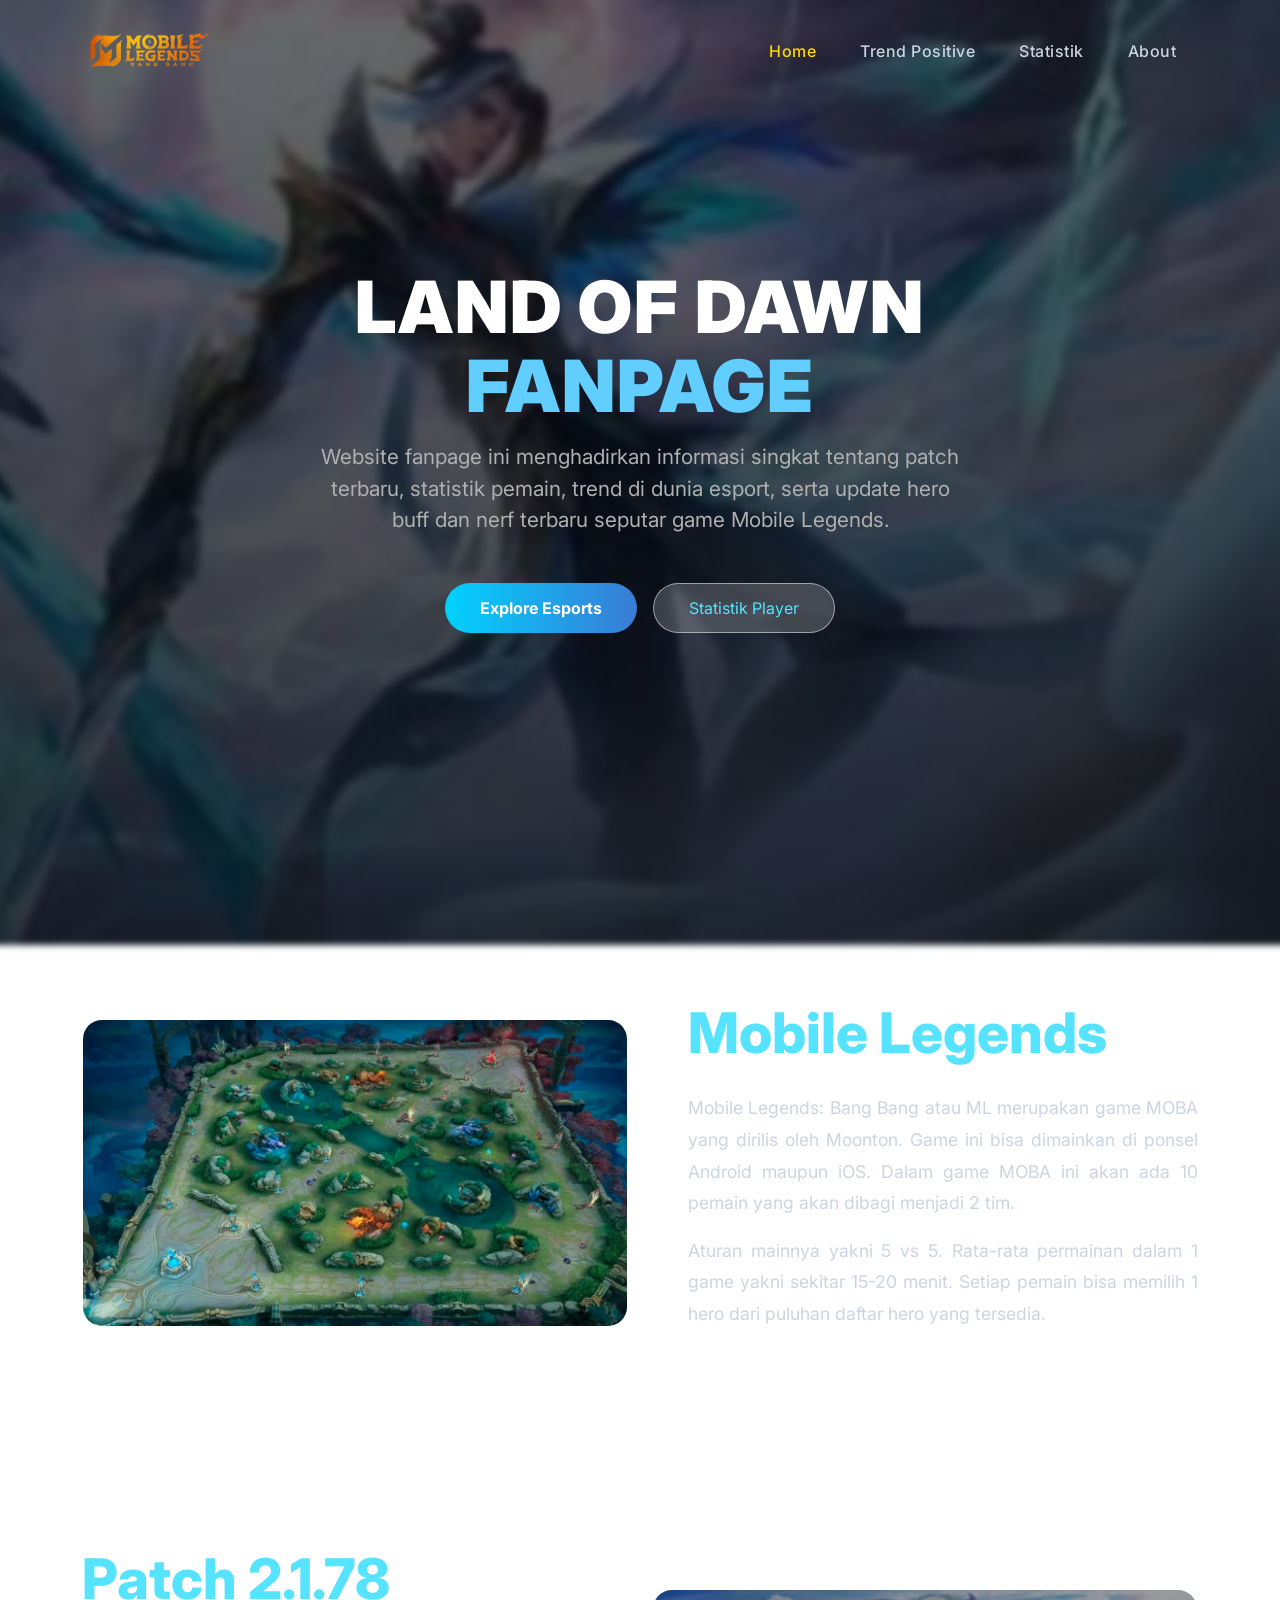
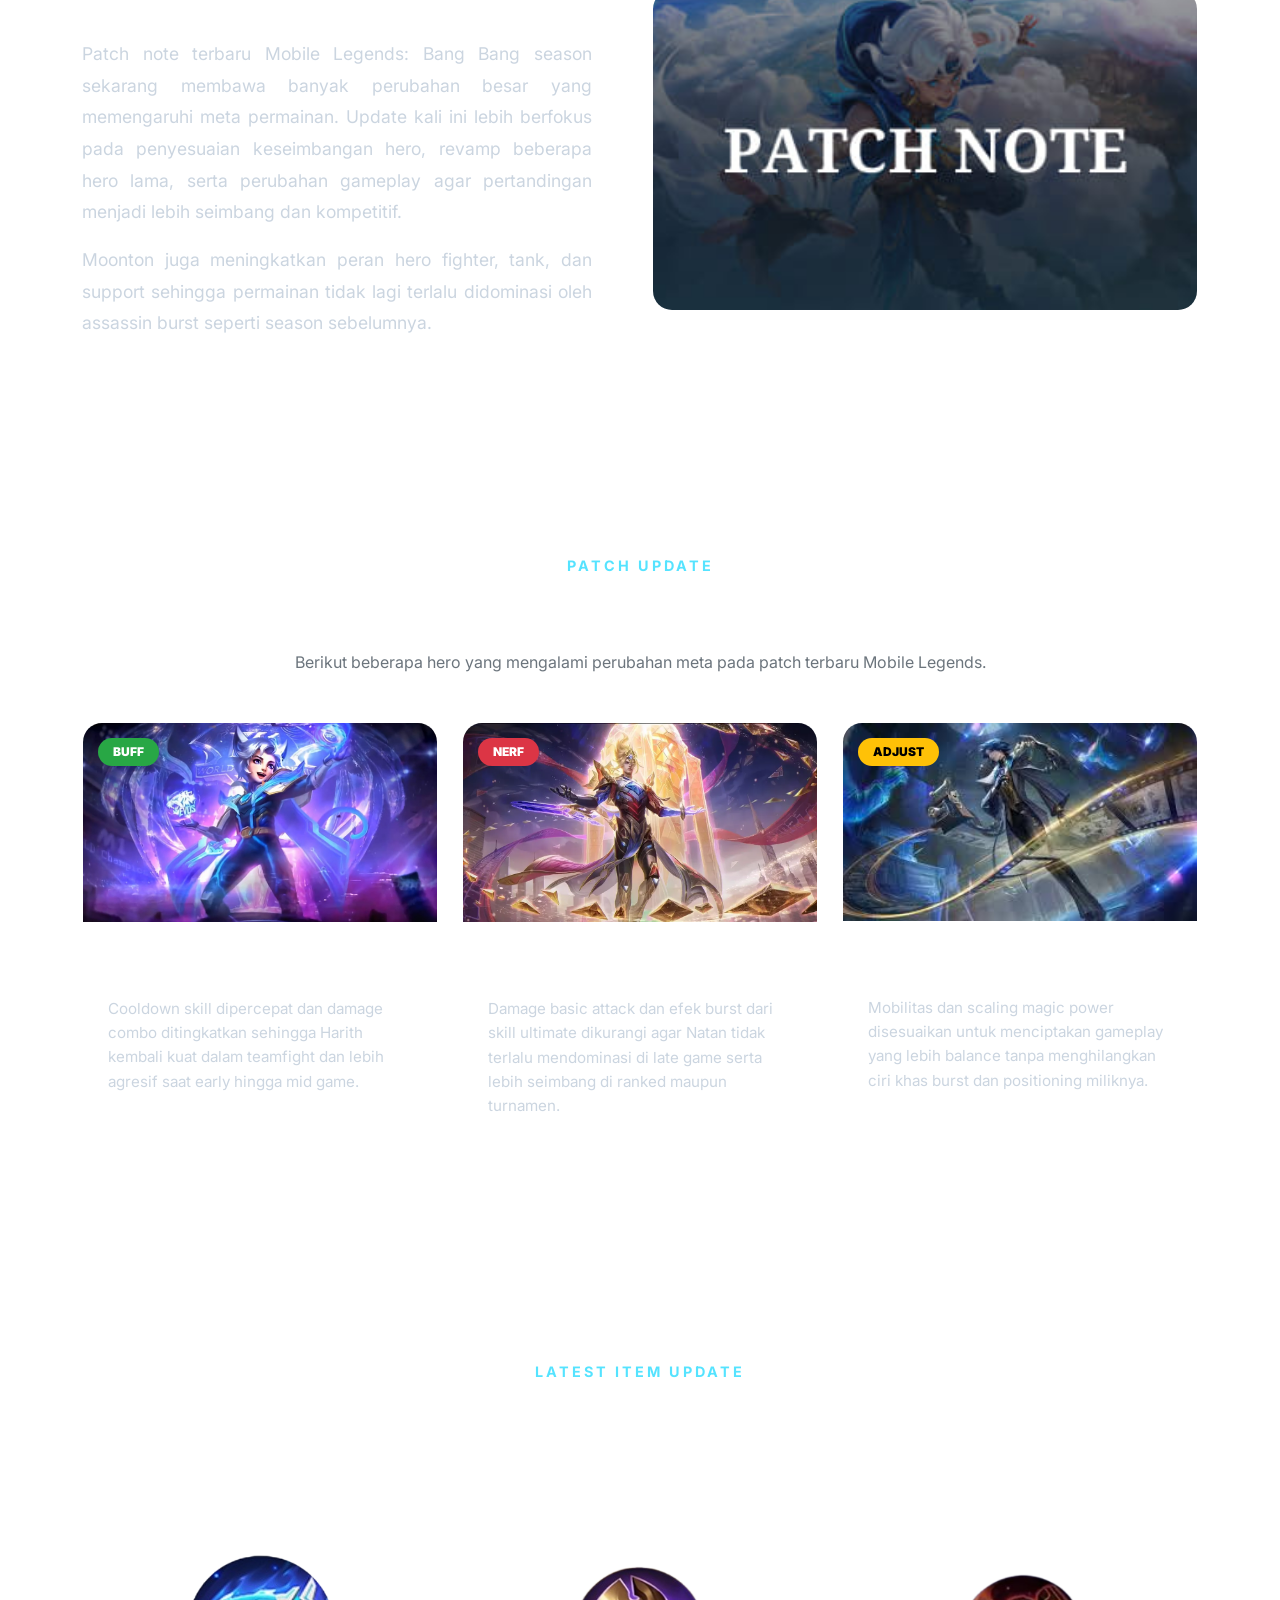
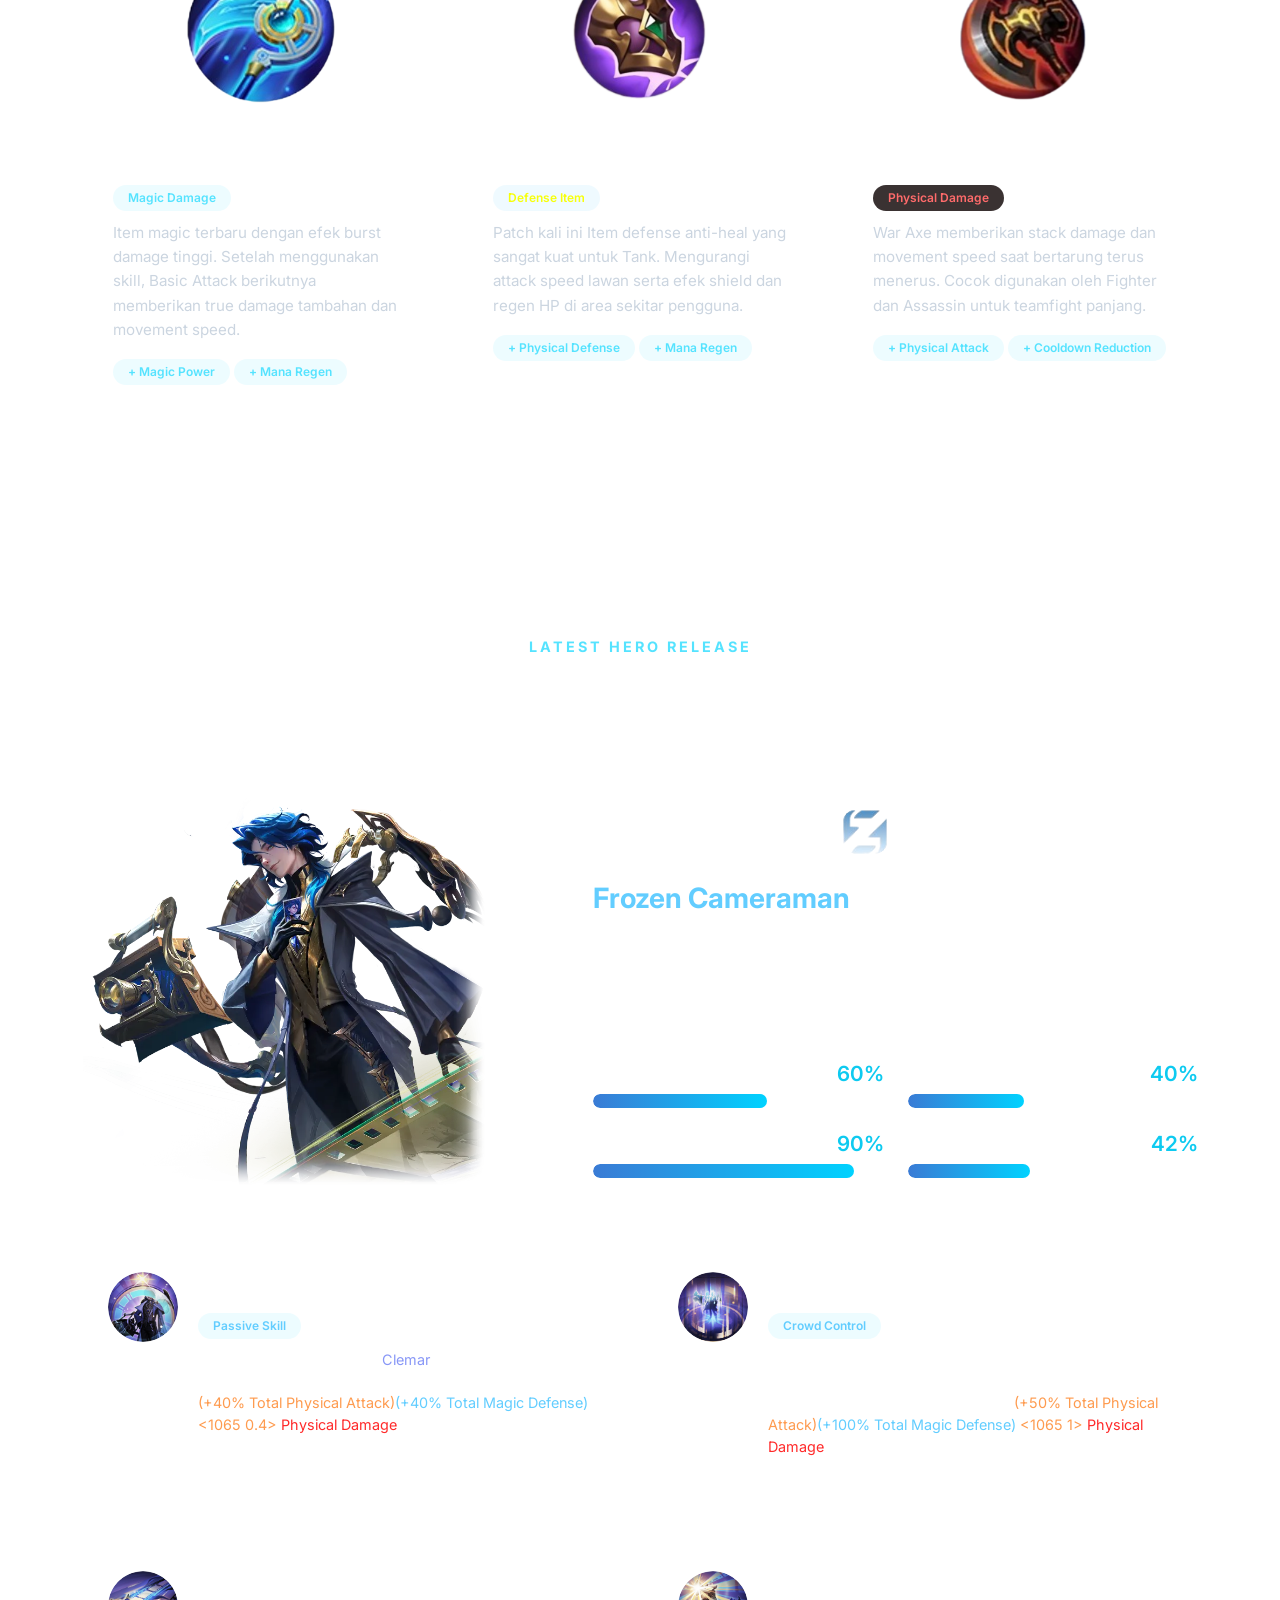
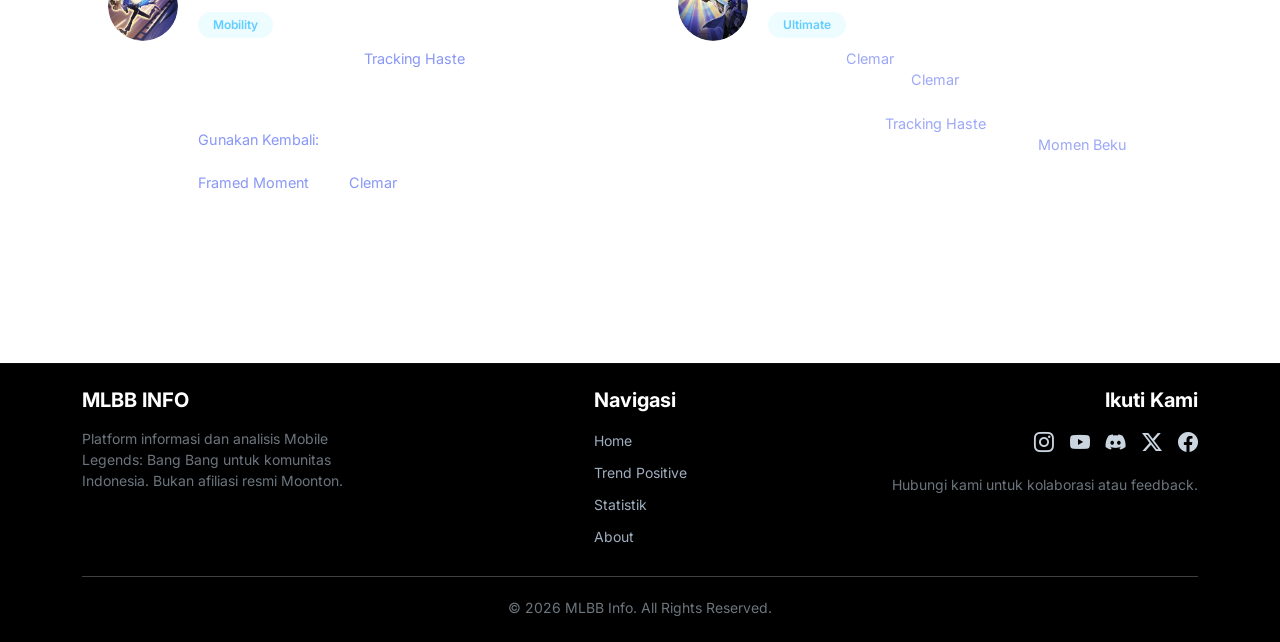
<file: index.html>
<!DOCTYPE html>
<html lang="id">
<head>
    <meta charset="UTF-8">
    <meta name="viewport" content="width=device-width, initial-scale=1.0">
    <title>Official FanPage</title>
    <link href="https://cdn.jsdelivr.net/npm/bootstrap@5.3.0/dist/css/bootstrap.min.css" rel="stylesheet">
    <link href="https://fonts.googleapis.com/css2?family=Inter:wght@400;700;900&display=swap" rel="stylesheet">
    <link rel="stylesheet" href="https://cdn.jsdelivr.net/npm/bootstrap-icons@1.11.0/font/bootstrap-icons.css">
    <link rel="stylesheet" href="assets/css/global.css">
    <link rel="stylesheet" href="assets/css/home.css">
    
</head>
<body>


    <!-- NAVIGATION TOP -->
    <nav class="navbar navbar-expand-lg navbar-dark fixed-top custom-navbar">
    <div class="container">
      <a class="navbar-brand" href="#">
        <img src="assets/image/logo.png" alt="Logo" height="40">
      </a>
      <button class="navbar-toggler" type="button" data-bs-toggle="collapse" data-bs-target="#menu">
        <span class="navbar-toggler-icon"></span>
      </button>

      <div class="collapse navbar-collapse" id="menu">
        <ul class="navbar-nav ms-auto">
          <li class="nav-item"><a class="nav-link active" href="#">Home</a></li>
          <li class="nav-item"><a class="nav-link" href="trend.html">Trend Positive</a></li>
          <li class="nav-item"><a class="nav-link" href="statistik.html">Statistik</a></li>
          <li class="nav-item"><a class="nav-link" href="about.html">About</a></li>
        </ul>
      </div>
    </div>
  </nav>
  <!-- NAVIGATION TUTUP -->


  <!--SECTION DESC -->
    <header class="hero-section">
        <div class="container">
            <div class="row justify-content-center">
                <div class="col-lg-8">

                    <h1 class="hero-title mb-3">LAND OF DAWN <br> <span style="color: #62CDFF;">FANPAGE</span></h1>
                    <p class="mb-5 px-lg-5" style= "font-size: 1.3rem; color: #b0b0b0;">
                        Website fanpage ini menghadirkan informasi singkat tentang patch terbaru, statistik pemain, trend di dunia esport, serta update hero buff dan nerf terbaru seputar game Mobile Legends.
                    </p>
                    
                    <div class="d-flex justify-content-center gap-3">
                        <button class="btn btn-explore" onclick="exploreAction()">Explore Esports</button>
                        <button class="btn btn-stat" onclick="statAction()">Statistik Player</button>
                    </div>
                </div>
            </div>
        </div>
    </header>


    <!--SECTION ABOUT -->
    <section class="home-about">
    <div class="container">
        <div class="row align-items-center">
            
            <div class="col-lg-6 mb-4 mb-lg-0">
                <div class="about-card-img">
                    <img src="assets/image/map.webp" alt="Abadikan Momen">
                </div>
            </div>

            <div class="col-lg-6 ps-lg-5">
                <h2>Mobile Legends</h2>
                <div class="content-desc">
                    <p>
                        Mobile Legends: Bang Bang atau ML merupakan game MOBA yang dirilis oleh Moonton. 
                        Game ini bisa dimainkan di ponsel Android maupun iOS. Dalam game MOBA ini 
                        akan ada 10 pemain yang akan dibagi menjadi 2 tim.
                    </p>
                    <p>
                        Aturan mainnya yakni 5 vs 5. Rata-rata permainan dalam 1 game yakni sekitar 
                        15-20 menit. Setiap pemain bisa memilih 1 hero dari puluhan daftar hero yang tersedia.
                    </p>
                </div>
            </div>
        </div>
    </div>
</section>


<!-- SECTION PATCH -->
<section class="home-patch">
    <div class="container">
        <div class="row align-items-center">
            
            <div class="col-lg-6 pe-lg-5 mb-4 mb-lg-0">
                <h2 class="patch-title">Patch 2.1.78</h2>
                <div class="patch-content">
                    <p>
                        Patch note terbaru Mobile Legends: Bang Bang season sekarang membawa banyak 
                        perubahan besar yang memengaruhi meta permainan. Update kali ini lebih berfokus 
                        pada penyesuaian keseimbangan hero, revamp beberapa hero lama, serta perubahan 
                        gameplay agar pertandingan menjadi lebih seimbang dan kompetitif.
                    </p>
                    <p>
                        Moonton juga meningkatkan peran hero fighter, tank, dan support sehingga 
                        permainan tidak lagi terlalu didominasi oleh assassin burst seperti season sebelumnya.
                    </p>
                </div>
            </div>

            <div class="col-lg-6">
                <div class="patch-card-img">
                    <img src="assets/image/patch note.jpg" alt="Patch Note Mobile Legends">
                </div>
            </div>

        </div>
    </div>
</section>


<!-- SECTION HERO UPDATE -->
<section class="hero-update text-center">
    <div class="container">
        <div class="mb-5">
            <p class="section-tag mb-2">PATCH UPDATE</p>
            <h2 class="update-title">Hero Buff & Nerf Terbaru</h2>
            <p class="text-secondary">Berikut beberapa hero yang mengalami perubahan meta pada patch terbaru Mobile Legends.</p>
        </div>

        <div class="row g-4 text-start">
            <div class="col-md-4">
                <div class="hero-card">
                    <div class="card-img-wrapper">
                        <span class="status-badge badge-buff">BUFF</span>
                        <img src="assets/image/harith.jpg" class="w-100" alt="Harith">
                    </div>
                    <div class="card-body">
                        <h3>Harith</h3>
                        <p>
                            Cooldown skill dipercepat dan damage combo ditingkatkan sehingga Harith kembali kuat dalam teamfight dan lebih agresif saat early hingga mid game.
                        </p>
                    </div>
                </div>
            </div>

            <div class="col-md-4">
                <div class="hero-card">
                    <div class="card-img-wrapper">
                        <span class="status-badge badge-nerf">NERF</span>
                        <img src="assets/image/natanbg.webp" class="w-100" alt="Natan">
                    </div>
                    <div class="card-body">
                        <h3>Natan</h3>
                        <p>Damage basic attack dan efek burst dari skill ultimate dikurangi agar Natan tidak terlalu mendominasi di late game serta lebih seimbang di ranked maupun turnamen.</p>
                    </div>
                </div>
            </div>

            <div class="col-md-4">
                <div class="hero-card">
                    <div class="card-img-wrapper">
                        <span class="status-badge badge-adjust">ADJUST</span>
                        <img src="assets/image/buffmarcell.jpg" class="w-100" alt="Marcel">
                    </div>
                    <div class="card-body">
                        <h3>Marcel</h3>
                        <p>Mobilitas dan scaling magic power disesuaikan untuk menciptakan gameplay yang lebih balance tanpa menghilangkan ciri khas burst dan positioning miliknya.</p>
                    </div>
                </div>
            </div>
        </div>
    </div>
</section>


<!-- SECTION ITEM UPDATE -->
<section class="item-update text-center">
    <div class="container">
        <div class="mb-5">
            <p class="section-tag mb-2">LATEST ITEM UPDATE</p>
            <h2 class="update-title">Revamped Battlefield Equipment</h2>
        </div>

        <div class="row g-4">
            <div class="col-lg-4 col-md-6">
                <div class="item-card">
                    <div class="item-img-wrapper">
                        <img src="assets/image/starlium.png" alt="Starlium Scythe">
                    </div>
                    <h3>Starlium Scythe</h3>
                    <span class="item-category">Magic Damage</span>
                    <p>Item magic terbaru dengan efek burst damage tinggi. Setelah menggunakan skill, Basic Attack berikutnya memberikan true damage tambahan dan movement speed.</p>
                    <div>
                        <span class="stat-pill">+ Magic Power</span>
                        <span class="stat-pill">+ Mana Regen</span>
                    </div>
                </div>
            </div>

            <div class="col-lg-4 col-md-6">
                <div class="item-card">
                    <div class="item-img-wrapper">
                        <img src="assets/image/dominance.png" alt="Dominance Ice">
                    </div>
                    <h3>Dominance Ice</h3>
                    <span class="item-category" style="color: #f7ff0b; background: rgba(98, 205, 255, 0.1);">Defense Item</span>
                    <p> Patch kali ini Item defense anti-heal yang sangat kuat untuk Tank. Mengurangi attack speed lawan serta efek shield dan regen HP di area sekitar pengguna.</p>
                    <div>
                        <span class="stat-pill">+ Physical Defense</span>
                        <span class="stat-pill">+ Mana Regen</span>
                    </div>
                </div>
            </div>

            <div class="col-lg-4 col-md-6">
                <div class="item-card">
                    <div class="item-img-wrapper">
                        <img src="assets/image/war.png" alt="War Axe">
                    </div>
                    <h3>War Axe</h3>
                    <span class="item-category" style="color: #FF6B6B; background: rgb(58, 50, 50);">Physical Damage</span>
                    <p>War Axe memberikan stack damage dan movement speed saat bertarung terus menerus. Cocok digunakan oleh Fighter dan Assassin untuk teamfight panjang.</p>
                    <div>
                        <span class="stat-pill">+ Physical Attack</span>
                        <span class="stat-pill">+ Cooldown Reduction</span>
                    </div>
                </div>
            </div>
        </div>
    </div>
</section>


<!-- SECTION NEW HERO -->
<section class="new-hero-section">
    <div class="container">
        <div class="text-center mb-5">
            <p class="section-tag mb-1">LATEST HERO RELEASE</p>
            <h2 class="display-3 fw-bold text-uppercase" style="letter-spacing: 5px;">New Hero</h2>
        </div>

        <div class="row align-items-center mb-5">
            <div class="col-lg-5 mb-4 mb-lg-0">
                <div class="hero-showcase-img">
                    <img src="assets/image/marcel.jpg" class="marcel-img img-fluid" alt="Marcel">
                </div>
            </div>

            <div class="col-lg-7 ps-lg-5 hero-info-box">
                <h2>Marcel <img src="assets/image/role.png" width="90" alt="role"></h2>
                <h3><b><span style="color: #62CDFF;">Frozen Cameraman</span></b></h3>
                <p class="mb-4" style="font-size: 1.15rem;">
                    Marcel adalah hero Support modern dengan kemampuan crowd control tinggi dan mobilitas cepat. Bersama Clemar, Marcel mampu membekukan momen pertempuran dan mengunci lawan dengan efek kamera dimensional.
                </p>

                <div class="row">
                    <div class="col-md-6">
                        <div class="d-flex justify-content-between stat-label">
                            <span>Durability</span> <span class="text-info">60%</span>
                        </div>
                        <div class="progress"><div class="progress-bar" style="width: 60%"></div></div>
                        
                        <div class="d-flex justify-content-between stat-label">
                            <span>Ability Effects</span> <span class="text-info">90%</span>
                        </div>
                        <div class="progress"><div class="progress-bar" style="width: 90%"></div></div>
                    </div>
                    <div class="col-md-6">
                        <div class="d-flex justify-content-between stat-label">
                            <span>Offense</span> <span class="text-info">40%</span>
                        </div>
                        <div class="progress"><div class="progress-bar" style="width: 40%"></div></div>
                        
                        <div class="d-flex justify-content-between stat-label">
                            <span>Difficulty</span> <span class="text-info">42%</span>
                        </div>
                        <div class="progress"><div class="progress-bar" style="width: 42%"></div></div>
                    </div>
                </div>
            </div>
        </div>

        <div class="row g-4">
            <div class="col-md-6">
                <div class="skill-card">
                    <div class="skill-icon">
                        <img src="assets/image/passive.png" alt="Passive Skill">
                    </div>
                    <div>
                        <h5 class="mb-3 fw-bold" >Passive • Platinum Snap</h5>
                        <span class="stat-pill" style="color: #62CDFF;">Passive Skill</span>
                        <p style="font-size: 0.9rem;">Jiwa Marcel yang terbelah, <span style="color:#8897f7">Clemar</span>, masuk ke kamera untuk membekukan momen. Basic Attack Marcel memberikan 50 <span style="color: #fe9b4f">(+40% Total Physical Attack)</span><span style="color: #62CDFF">(+40% Total Magic Defense)</span> <span style="color: #fe9b4f"><1065 0.4> </span><span style="color: #ff2a2a">Physical Damage</span> (tidak bisa Critical). Dia tidak bisa mendapatkan Attack Speed tambahan. HP Tambahan dikonversi menjadi 1.5% Hybrid Defense.</p>
                    </div>
                </div>
            </div>
            <div class="col-md-6">
                <div class="skill-card">
                    <div class="skill-icon">
                        <img src="assets/image/skill 1.png" alt="Skill 1">
                    </div>
                    <div>
                        <h5 class="mb-3 fw-bold" >Skill 1 • Framed Moment</h5>
                        <span class="stat-pill" style="color: #62CDFF;">Crowd Control</span>
                        <p style="font-size: 0.9rem;">Clemar berfokus pada area di sekitar Marcel, menyebabkan 20% slow ke hero lawan. Setelah 2.5 detik, Clemar memotret gambar, memberikan 370 <span style="color: #fe9b4f">(+50% Total Physical Attack)</span><span style="color: #62CDFF">(+100% Total Magic Defense)</span> <span style="color: #fe9b4f"><1065 1> </span><span style="color: #ff2a2a">Physical Damage</span> ke lawan dan menyebabkan immobilize selama 1 detik.</p>
                    </div>
                </div>
            </div>
            <div class="col-md-6">
                <div class="skill-card">
                    <div class="skill-icon">
                        <img src="assets/image/skill 2.png" alt="Skill 2">
                    </div>
                    <div>
                        <h5 class="mb-3 fw-bold" >Skill 2 • Tracking Shoot</h5>
                        <span class="stat-pill" style="color: #62CDFF;">Mobility</span>
                        <p style="font-size: 0.9rem;">Marcel memasuki mode <span style="color:#8897f7">Tracking Haste</span> selama 3 detik, mendapatkan 15% Movement Speed (meningkat menjadi 75% saat bergerak ke arah hero lawan).</p>
                        <p style="font-size: 0.9rem;"><span style="color:#8897f7">Gunakan Kembali:</span> Marcel melompat ke arah target, meninggalkan sebuah bayangan bingkai di belakang. Jika <span style="color:#8897f7">Framed Moment</span> aktif, <span style="color:#8897f7">Clemar</span> tetap berada di lokasi awal untuk melanjutkan pemotretan.</p>
                    </div>
                </div>
            </div>
            <div class="col-md-6">
                <div class="skill-card">
                    <div class="skill-icon">
                        <img src="assets/image/ulti.png" alt="Ultimate Skill">
                    </div>
                    <div>
                        <h5 class="mb-3 fw-bold" >Ultimate •Golden Hour</h5>
                        <span class="stat-pill" style="color: #62CDFF;">Ultimate</span>
                        <p style="font-size: 0.9rem;">Marcel dan <span style="color:#9ca8f7">Clemar</span> melakukan pemotretan bersama. Setelah jeda singkat, <span style="color:#9ca8f7">Clemar</span> mengambil foto sudut lebar dari area target selama 3 detik. Selama durasi ini, Marcel memasuki mode <span style="color:#9ca8f7">Tracking Haste</span> saat berada di dalam area. Semua unit lain di area tersebut terkena <span style="color:#9ca8f7">Momen Beku</span> dan kebal terhadap semua efek kecuali dari Marcel. Semua Basic Attack jarak jauh dan proyektil juga dibekukan dan akan berlanjut setelah jeda.</p>
                    </div>
                </div>
            </div>
        </div>
    </div>
</section>


<!-- SECTION FOOTER -->
<footer class="main-footer bg-black text-white py-4 border-top border-secondary border-opacity-10">
    <div class="container">
        <div class="row">
            
            <div class="col-lg-4 col-md-6 mb-4 mb-lg-0">
                <h5 class="fw-bold mb-3">MLBB INFO</h5>
                <p class="text-secondary small lh-base" style="max-width: 300px;">
                    Platform informasi dan analisis Mobile Legends: Bang Bang untuk komunitas Indonesia. Bukan afiliasi resmi Moonton.
                </p>
            </div>

            <div class="col-lg-4 col-md-6 mb-4 mb-lg-0 text-lg-center">
                <div class="d-inline-block text-start">
                    <h5 class="fw-bold mb-3">Navigasi</h5>
                    <ul class="list-unstyled p-0 m-0">
                        <li class="mb-2"><a href="#" class="footer-link text-decoration-none small">Home</a></li>
                        <li class="mb-2"><a href="trend.html" class="footer-link text-decoration-none small">Trend Positive</a></li>
                        <li class="mb-2"><a href="statistik.html" class="footer-link text-decoration-none small">Statistik</a></li>
                        <li class="mb-2"><a href="about.html" class="footer-link text-decoration-none small">About</a></li>
                    </ul>
                </div>
            </div>

            <div class="col-lg-4 col-md-12 text-lg-end">
                <div class="d-inline-block text-start text-lg-end">
                    <h5 class="fw-bold mb-3">Ikuti Kami</h5>
                    <div class="d-flex gap-3 justify-content-lg-end">
                        <a href="#" class="social-item"><i class="bi bi-instagram fs-5"></i></a>
                        <a href="#" class="social-item"><i class="bi bi-youtube fs-5"></i></a>
                        <a href="#" class="social-item"><i class="bi bi-discord fs-5"></i></a>
                        <a href="#" class="social-item"><i class="bi bi-twitter-x fs-5"></i></a>
                        <a href="#" class="social-item"><i class="bi bi-facebook fs-5"></i></a>
                    </div>
                    <p class="mt-3 small text-secondary">Hubungi kami untuk kolaborasi atau feedback.</p>
                </div>
            </div>

        </div>

        <hr style="border-color: rgb(255, 255, 255); margin: 20px 0 20px;">

        <div class="text-center">
            <p class="small text-secondary mb-0">© 2026 MLBB Info. All Rights Reserved.</p>
        </div>
    </div>
</footer>

    <script src="https://cdn.jsdelivr.net/npm/bootstrap@5.3.0/dist/js/bootstrap.bundle.min.js"></script>
    
    <script src="assets/js/main.js"></script>
</body>
</html>
</file>
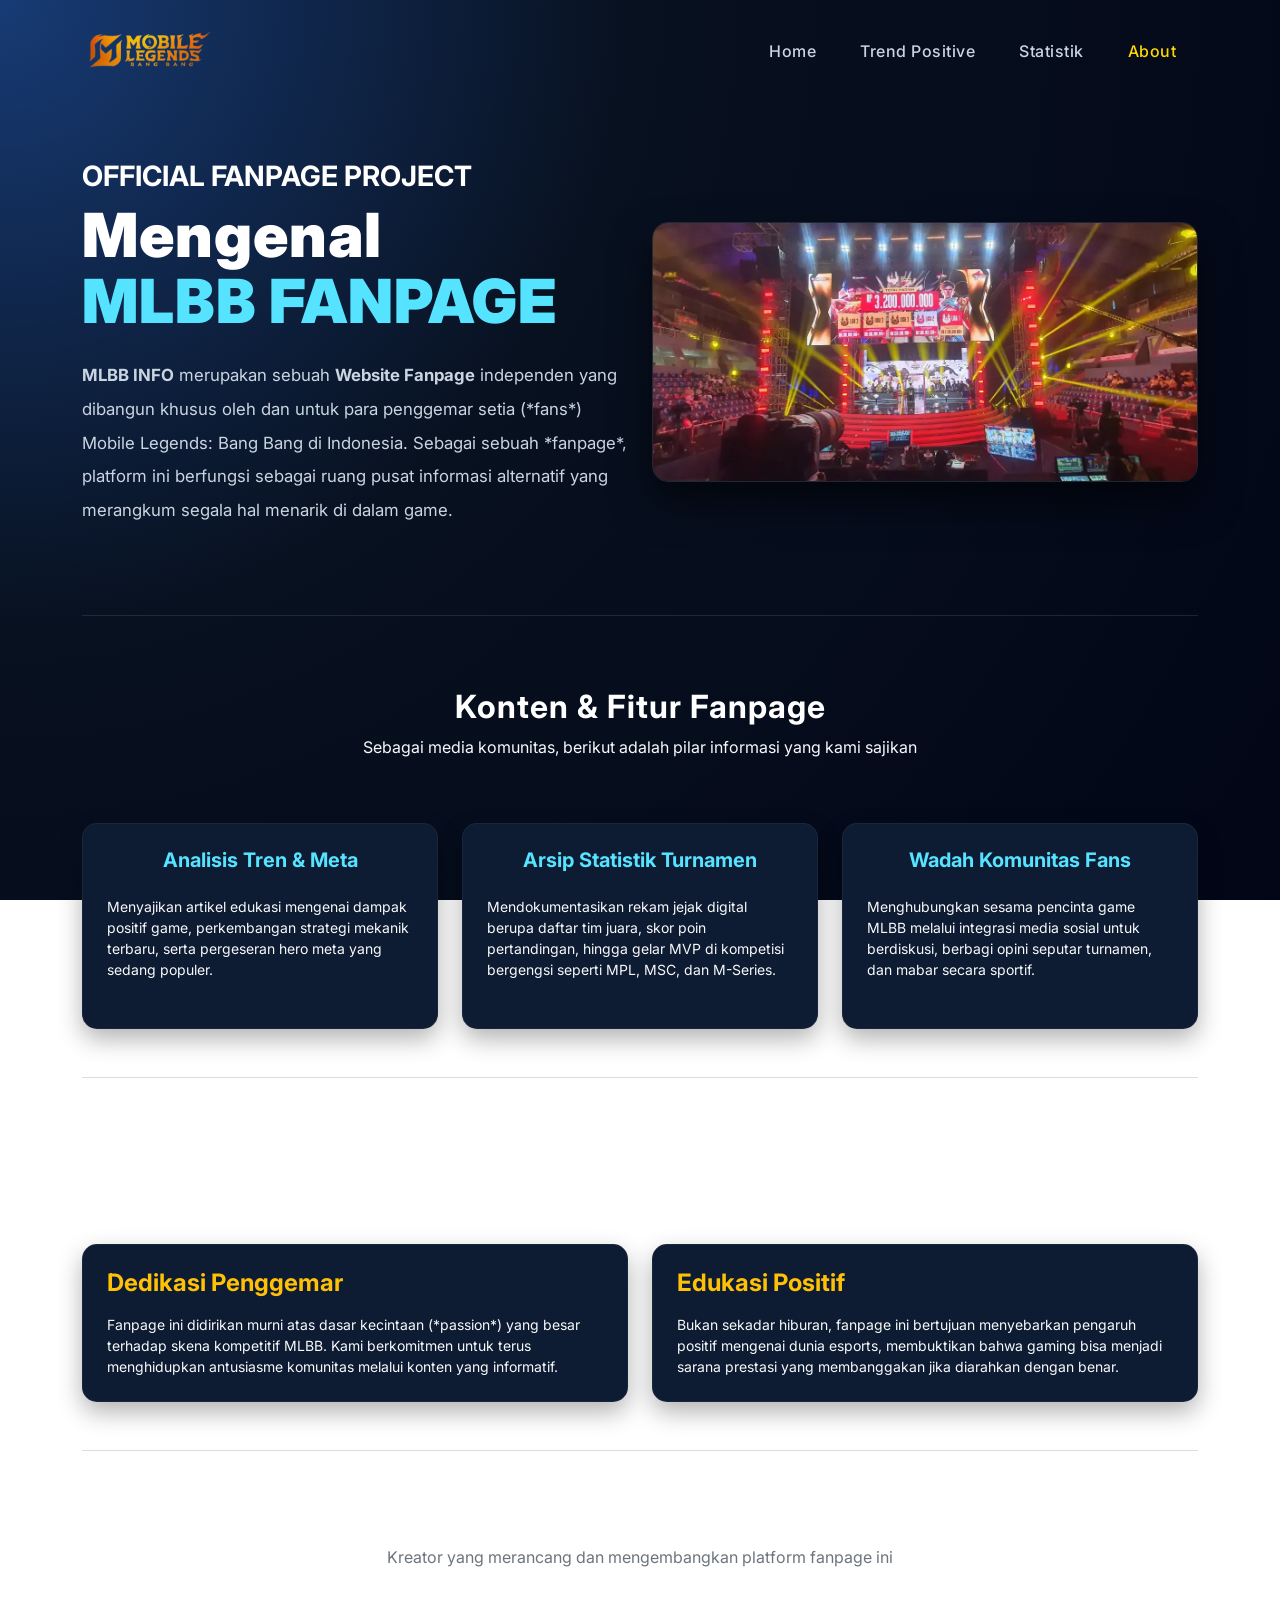
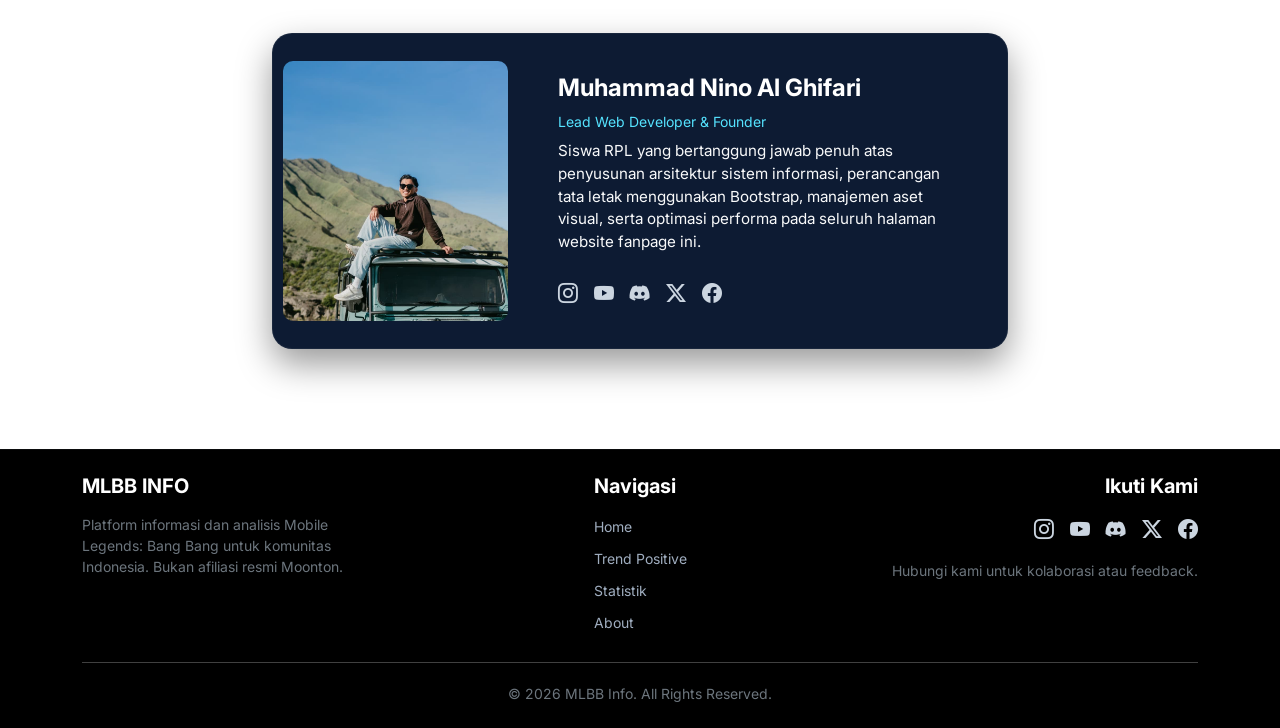
<file: about.html>
<!DOCTYPE html>
<html lang="id">
<head>
    <meta charset="UTF-8">
    <meta name="viewport" content="width=device-width, initial-scale=1.0">
    <title>Mobile Legends Bang Bang - About Us</title>
    <link href="https://cdn.jsdelivr.net/npm/bootstrap@5.3.0/dist/css/bootstrap.min.css" rel="stylesheet">
    <link href="https://fonts.googleapis.com/css2?family=Inter:wght@400;500;700;900&display=swap" rel="stylesheet">
    <link rel="stylesheet" href="https://cdn.jsdelivr.net/npm/bootstrap-icons@1.11.0/font/bootstrap-icons.css">
    <link rel="stylesheet" href="assets/css/global.css">
    <link rel="stylesheet" href="assets/css/about.css">
</head>
<body>

    <nav class="navbar navbar-expand-lg navbar-dark fixed-top custom-navbar">
        <div class="container">
            <a class="navbar-brand" href="#">
                <img src="assets/image/logo.png" alt="Logo" height="40">
            </a>
            <button class="navbar-toggler" type="button" data-bs-toggle="collapse" data-bs-target="#menu">
                <span class="navbar-toggler-icon"></span>
            </button>
            <div class="collapse navbar-collapse" id="menu">
                <ul class="navbar-nav ms-auto">
                    <li class="nav-item"><a class="nav-link" href="index.html">Home</a></li>
                    <li class="nav-item"><a class="nav-link" href="trend.html">Trend Positive</a></li>
                    <li class="nav-item"><a class="nav-link" href="statistik.html">Statistik</a></li>
                    <li class="nav-item"><a class="nav-link active" href="#">About</a></li>
                </ul>
            </div>
        </div>
    </nav>
    <section class="about-section">
    <div class="container">
        
        <div class="row align-items-center mb-5 pb-lg-4">
            <div class="col-lg-6 mb-4 mb-lg-0">
                <h3><b>OFFICIAL FANPAGE PROJECT</b></h3>
                <h1 class="about-title mb-4">Mengenal <br><span style="color: #55E3FF;">MLBB FANPAGE</span></h1>
                <p class="text-light small-desc lh-lg">
                    <strong>MLBB INFO</strong> merupakan sebuah <strong>Website Fanpage</strong> independen yang dibangun khusus oleh dan untuk para penggemar setia (*fans*) Mobile Legends: Bang Bang di Indonesia. Sebagai sebuah *fanpage*, platform ini berfungsi sebagai ruang pusat informasi alternatif yang merangkum segala hal menarik di dalam game.
                </p>
            </div>
            <div class="col-lg-6 text-center">
                <div class="about-gfx-box">
                    <img src="assets/image/msc.webp" alt="MLBB Fanpage Community" class="img-fluid rounded-4 shadow-lg border border-secondary border-opacity-25">
                </div>
            </div>
        </div>

        <hr class="border-secondary border-opacity-20 my-5">

        <div class="row g-4 my-5">
            <div class="col-12 text-center mb-4">
                <h2 class="section-subtitle fw-bold">Konten & Fitur Fanpage</h2>
                <p class="text-light">Sebagai media komunitas, berikut adalah pilar informasi yang kami sajikan</p>
            </div>
            
            <div class="col-md-4">
                <div class="feature-fanpage-box p-4 h-100">
                    <h5 class="fw-bold mb-4 text-center" style="color: #55E3FF;">Analisis Tren & Meta</h5>
                    <p class="text-light small mb-4 lh-base">
                        Menyajikan artikel edukasi mengenai dampak positif game, perkembangan strategi mekanik terbaru, serta pergeseran hero meta yang sedang populer.
                    </p>
                </div>
            </div>

            <div class="col-md-4">
                <div class="feature-fanpage-box p-4 h-100">
                    <h5 class="fw-bold mb-4 text-center" style="color: #55E3FF;">Arsip Statistik Turnamen</h5>
                    <p class="text-light small mb-4 lh-base">
                        Mendokumentasikan rekam jejak digital berupa daftar tim juara, skor poin pertandingan, hingga gelar MVP di kompetisi bergengsi seperti MPL, MSC, dan M-Series.
                    </p>
                </div>
            </div>

            <div class="col-md-4">
                <div class="feature-fanpage-box p-4 h-100">
                    <h5 class="fw-bold mb-4 text-center" style="color: #55E3FF;">Wadah Komunitas Fans</h5>
                    <p class="text-light small mb-4 lh-base">
                        Menghubungkan sesama pencinta game MLBB melalui integrasi media sosial untuk berdiskusi, berbagi opini seputar turnamen, dan mabar secara sportif.
                    </p>
                </div>
            </div>
        </div>

        <hr class="border-secondary border-opacity-20 my-5">

        <div class="row g-4 my-5">
            <div class="col-12 text-center mb-4">
                <h2 class="section-subtitle fw-bold">Tujuan Utama Fanpage</h2>
            </div>
            <div class="col-md-6">
                <div class="vision-mission-box p-4 h-100">
                    <h4 class=" text-warning fw-bold mb-3" > Dedikasi Penggemar</h4>
                    <p class="text-light small mb-0 lh-base">
                        Fanpage ini didirikan murni atas dasar kecintaan (*passion*) yang besar terhadap skena kompetitif MLBB. Kami berkomitmen untuk terus menghidupkan antusiasme komunitas melalui konten yang informatif.
                    </p>
                </div>
            </div>
            <div class="col-md-6">
                <div class="vision-mission-box p-4 h-100">
                    <h4 class="text-warning fw-bold mb-3">Edukasi Positif</h4>
                    <p class="text-light small mb-0 lh-base">
                        Bukan sekadar hiburan, fanpage ini bertujuan menyebarkan pengaruh positif mengenai dunia esports, membuktikan bahwa gaming bisa menjadi sarana prestasi yang membanggakan jika diarahkan dengan benar.
                    </p>
                </div>
            </div>
        </div>

        <hr class="border-secondary border-opacity-20 my-5">

        <div class="row justify-content-center mt-5">
            <div class="col-12 text-center mb-5">
                <h2 class="section-subtitle fw-bold">Behind The Fanpage</h2>
                <p class="text-secondary">Kreator yang merancang dan mengembangkan platform fanpage ini</p>
            </div>

            <div class="col-lg-10 col-xl-8">
                <div class="profile-card-horizontal">
                    <div class="row align-items-center g-0">
                        
                        <div class="col-md-4 text-center">
                            <div class="avatar-box-horizontal">
                                <img src="assets/image/pp2.jpg" alt="Developer Avatar" class="profile-img-horizontal">
                            </div>
                        </div>
                        
                        <div class="col-md-8">
                            <div class="profile-content-horizontal">
                                <h4 class="fw-bold text-white mb-2">Muhammad Nino Al Ghifari</h4>
                                <p class="small mb-2" style="color: #55E3FF;">Lead Web Developer & Founder</p>
                                <p class="text-light small-desc-profile lh-base mb-4">
                                    Siswa RPL yang bertanggung jawab penuh atas penyusunan arsitektur sistem informasi, perancangan tata letak menggunakan Bootstrap, manajemen aset visual, serta optimasi performa pada seluruh halaman website fanpage ini.
                                </p>
                                <div class="d-flex gap-3 profile-socials justify-content-start">
                                    <a href="#" class="social-item"><i class="bi bi-instagram fs-5"></i></a>
                                    <a href="#" class="social-item"><i class="bi bi-youtube fs-5"></i></a>
                                    <a href="#" class="social-item"><i class="bi bi-discord fs-5"></i></a>
                                    <a href="#" class="social-item"><i class="bi bi-twitter-x fs-5"></i></a>
                                    <a href="#" class="social-item"><i class="bi bi-facebook fs-5"></i></a>
                                </div>
                            </div>
                        </div>

                    </div>
                </div>
            </div>
        </div>
        </div>

    </div>
</section>

    <!-- SECTION FOOTER -->
<footer class="main-footer bg-black text-white py-4 border-top border-secondary border-opacity-10">
    <div class="container">
        <div class="row">
            
            <div class="col-lg-4 col-md-6 mb-4 mb-lg-0">
                <h5 class="fw-bold mb-3">MLBB INFO</h5>
                <p class="text-secondary small lh-base" style="max-width: 300px;">
                    Platform informasi dan analisis Mobile Legends: Bang Bang untuk komunitas Indonesia. Bukan afiliasi resmi Moonton.
                </p>
            </div>

            <div class="col-lg-4 col-md-6 mb-4 mb-lg-0 text-lg-center">
                <div class="d-inline-block text-start">
                    <h5 class="fw-bold mb-3">Navigasi</h5>
                    <ul class="list-unstyled p-0 m-0">
                        <li class="mb-2"><a href="index.html" class="footer-link text-decoration-none small">Home</a></li>
                        <li class="mb-2"><a href="trend.html" class="footer-link text-decoration-none small">Trend Positive</a></li>
                        <li class="mb-2"><a href="statistik.html" class="footer-link text-decoration-none small">Statistik</a></li>
                        <li class="mb-2"><a href="#" class="footer-link text-decoration-none small">About</a></li>
                    </ul>
                </div>
            </div>

            <div class="col-lg-4 col-md-12 text-lg-end">
                <div class="d-inline-block text-start text-lg-end">
                    <h5 class="fw-bold mb-3">Ikuti Kami</h5>
                    <div class="d-flex gap-3 justify-content-lg-end">
                        <a href="#" class="social-item"><i class="bi bi-instagram fs-5"></i></a>
                        <a href="#" class="social-item"><i class="bi bi-youtube fs-5"></i></a>
                        <a href="#" class="social-item"><i class="bi bi-discord fs-5"></i></a>
                        <a href="#" class="social-item"><i class="bi bi-twitter-x fs-5"></i></a>
                        <a href="#" class="social-item"><i class="bi bi-facebook fs-5"></i></a>
                    </div>
                    <p class="mt-3 small text-secondary">Hubungi kami untuk kolaborasi atau feedback.</p>
                </div>
            </div>

        </div>

        <hr style="border-color: rgb(255, 255, 255); margin: 20px 0 20px;">

        <div class="text-center">
            <p class="small text-secondary mb-0">© 2026 MLBB Info. All Rights Reserved.</p>
        </div>
    </div>
</footer>

    <script src="https://cdn.jsdelivr.net/npm/bootstrap@5.3.0/dist/js/bootstrap.bundle.min.js"></script>
    <script src="assets/js/main.js"></script>

</body>
</html>
</file>
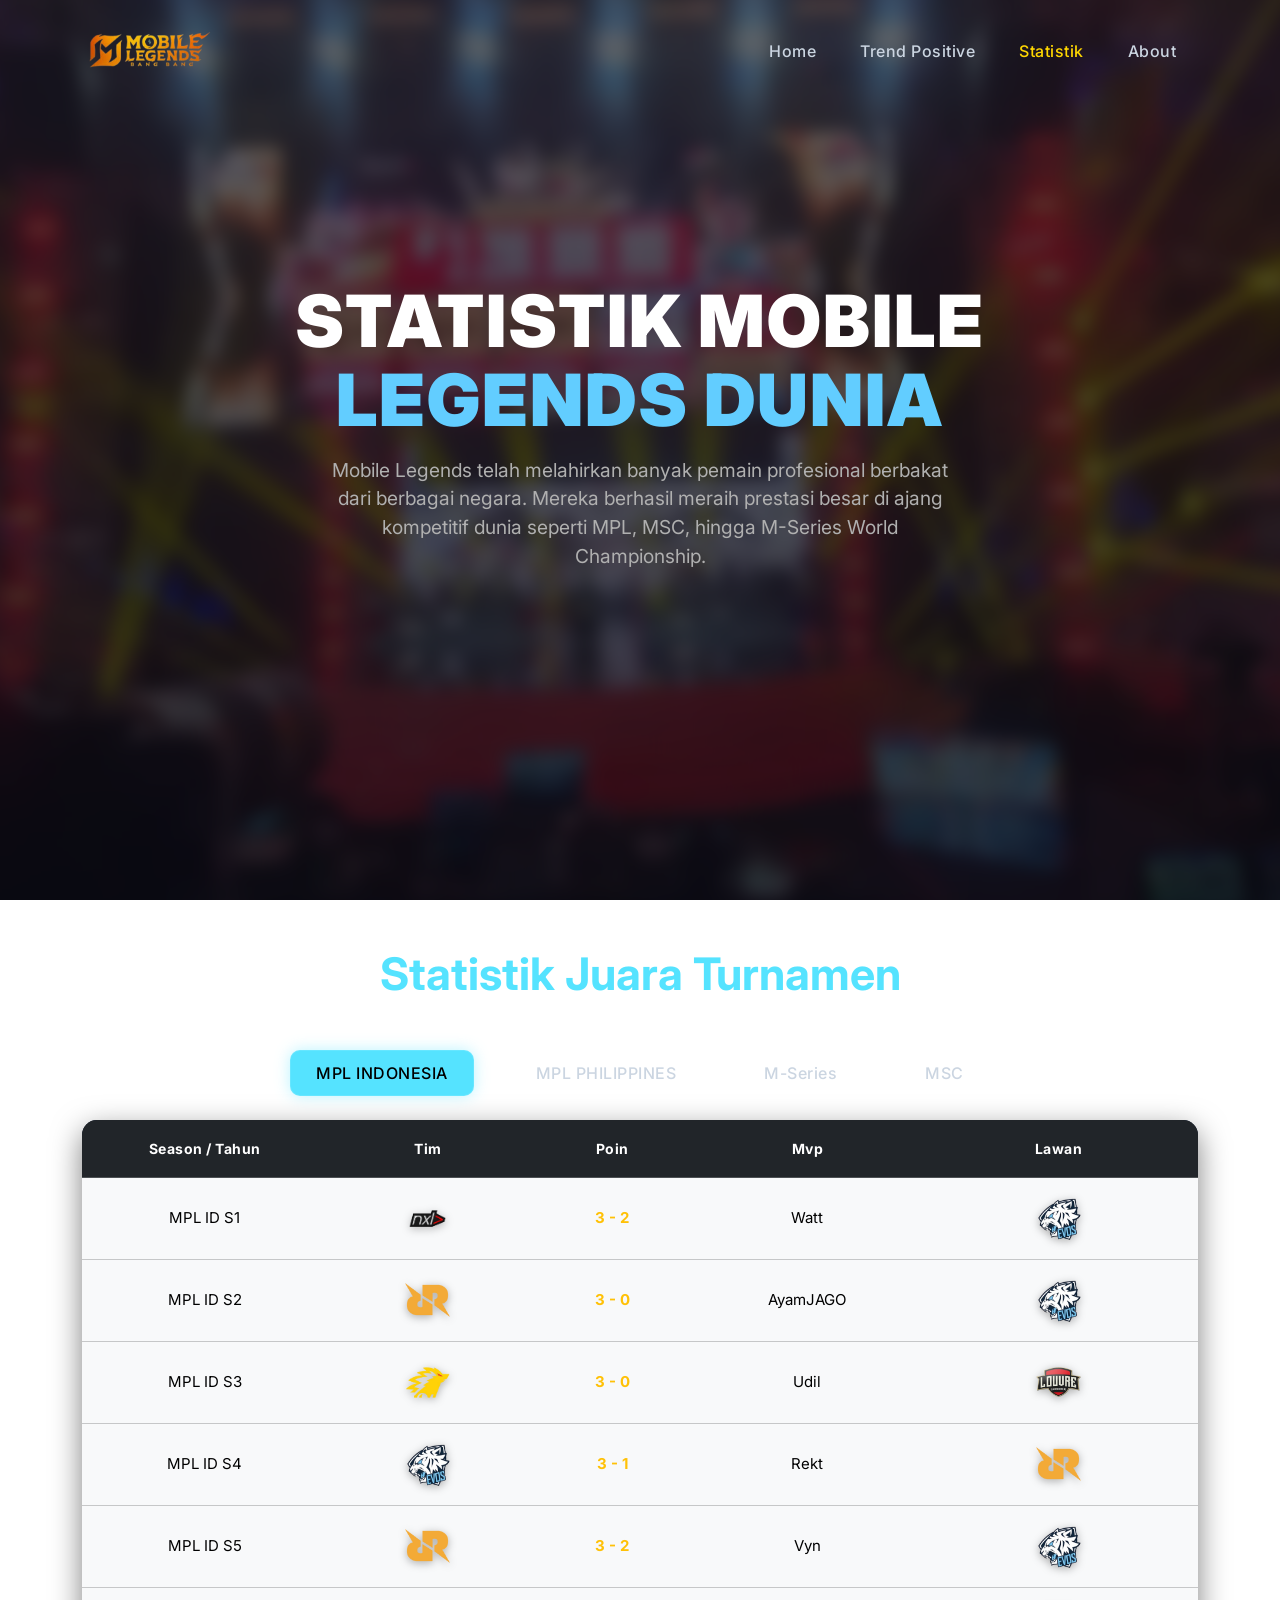
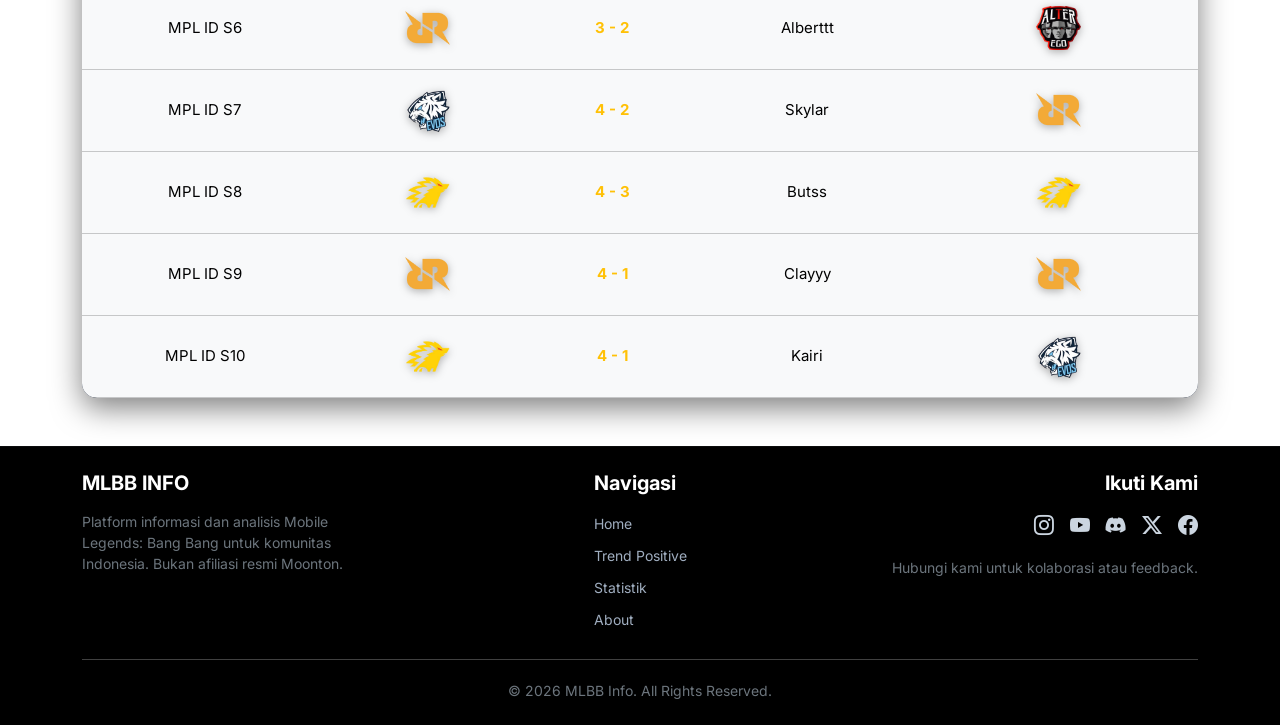
<file: statistik.html>
<!DOCTYPE html>
<html lang="id">
<head>
    <meta charset="UTF-8">
    <meta name="viewport" content="width=device-width, initial-scale=1.0">
    <title>Mobile Legends Bang Bang - Statistik</title>
    <link href="https://cdn.jsdelivr.net/npm/bootstrap@5.3.0/dist/css/bootstrap.min.css" rel="stylesheet">
    <link href="https://fonts.googleapis.com/css2?family=Inter:wght@400;700;900&display=swap" rel="stylesheet">
    <link rel="stylesheet" href="https://cdn.jsdelivr.net/npm/bootstrap-icons@1.11.0/font/bootstrap-icons.css">
    <link rel="stylesheet" href="assets/css/global.css">
    <link rel="stylesheet" href="assets/css/stats.css">
    
</head>
<body>


<!-- NAVIGATION TOP -->
    <nav class="navbar navbar-expand-lg navbar-dark fixed-top custom-navbar">
    <div class="container">
      <a class="navbar-brand" href="#">
        <img src="assets/image/logo.png" alt="Logo" height="40">
      </a>
      <button class="navbar-toggler" type="button" data-bs-toggle="collapse" data-bs-target="#menu">
        <span class="navbar-toggler-icon"></span>
      </button>

      <div class="collapse navbar-collapse" id="menu">
        <ul class="navbar-nav ms-auto">
          <li class="nav-item"><a class="nav-link" href="index.html">Home</a></li>
          <li class="nav-item"><a class="nav-link" href="trend.html">Trend Positive</a></li>
          <li class="nav-item"><a class="nav-link active" href="#">Statistik</a></li>
          <li class="nav-item"><a class="nav-link" href="about.html">About</a></li>
        </ul>
      </div>
    </div>
  </nav>
  <!-- NAVIGATION TUTUP -->

  <!--SECTION DESC -->
    <header class="hero-section">
        <div class="container">
            <div class="row justify-content-center">
                <div class="col-lg-8">
                    <h1 class="hero-title mb-3">Statistik Mobile <br> <span style="color: #62CDFF;">Legends Dunia</span></h1>
                    <p class="mb-5 px-lg-5" style= "font-size: 1.2rem; color: #b0b0b0;">
                        Mobile Legends telah melahirkan banyak pemain profesional berbakat dari berbagai negara. Mereka berhasil meraih prestasi besar di ajang kompetitif dunia seperti MPL, MSC, hingga M-Series World Championship.
                    </p>
                </div>
            </div>
        </div>
    </header>


<section class="statistik-section py-5">
    <div class="container">
        <h2 class="trend-title text-center fw-bold mb-5">Statistik Juara Turnamen</h2>

        <ul class="nav nav-pills mb-4 justify-content-center gap-2" id="pills-tab" role="tablist">
            <li class="nav-item" role="presentation">
                <button class="nav-link active" data-bs-toggle="pill" data-bs-target="#mpl-id" type="button" role="tab">MPL INDONESIA</button>
            </li>
            <li class="nav-item" role="presentation">
                <button class="nav-link" data-bs-toggle="pill" data-bs-target="#mpl-ph" type="button" role="tab">MPL PHILIPPINES</button>
            </li>
            <li class="nav-item" role="presentation">
                <button class="nav-link" data-bs-toggle="pill" data-bs-target="#m-series" type="button" role="tab">M-Series</button>
            </li>
            <li class="nav-item" role="presentation">
                <button class="nav-link" data-bs-toggle="pill" data-bs-target="#msc" type="button" role="tab">MSC</button>
            </li>
        </ul>

        <div class="stats-table-container">
            <div class="tab-content" id="pills-tabContent">
                
                <div class="tab-pane fade show active" id="mpl-id" role="tabpanel">
                    <div class="table-responsive">
                        <table class="table table-light table-hover align-middle text-center mb-0">
                            <thead>
                                <tr class="table-dark text-light">
                                    <th class="py-3 px-4">Season / Tahun</th>
                                    <th class="py-3 px-4">Tim</th>
                                    <th class="py-3 px-4 text-center">Poin</th>
                                    <th class="py-3 px-4">Mvp</th>
                                    <th class="py-3 px-4">Lawan</th>
                                </tr>
                            </thead>
                            <tbody>
                                <tr>
                                    <td class="py-3 px-4 align-middle">MPL ID S1</td>
                                    <td class="py-3 px-4 align-middle"><img src="assets/image/nxl.png" alt="Team" class="team-logo-img"></td>
                                    <td class="py-3 px-4 align-middle text-center fw-bold text-warning">3 - 2</td>
                                    <td class="py-3 px-4 align-middle">Watt</td>
                                    <td class="py-3 px-4 align-middle"><img src="assets/image/logo evos.png" alt="Team" class="team-logo-img"></td>
                                </tr>
                                <tr>
                                    <td class="py-3 px-4 align-middle">MPL ID S2</td>
                                    <td class="py-3 px-4 align-middle"><img src="assets/image/logorrq.png" alt="Team" class="team-logo-img"></td>
                                    <td class="py-3 px-4 align-middle text-center fw-bold text-warning">3 - 0</td>
                                    <td class="py-3 px-4 align-middle">AyamJAGO</td>
                                    <td class="py-3 px-4 align-middle"><img src="assets/image/logo evos.png" alt="Team" class="team-logo-img"></td>
                                </tr>
                                <tr>
                                    <td class="py-3 px-4 align-middle">MPL ID S3</td>
                                    <td class="py-3 px-4 align-middle"><img src="assets/image/onnic.png" alt="Team" class="team-logo-img"></td>
                                    <td class="py-3 px-4 align-middle text-center fw-bold text-warning">3 - 0</td>
                                    <td class="py-3 px-4 align-middle">Udil</td>
                                    <td class="py-3 px-4 align-middle"><img src="assets/image/Louvre.png" alt="Team" class="team-logo-img"></td>
                                </tr>
                                <tr>
                                    <td class="py-3 px-4 align-middle">MPL ID S4</td>
                                    <td class="py-3 px-4 align-middle"><img src="assets/image/logo evos.png" alt="Team" class="team-logo-img"></td>
                                    <td class="py-3 px-4 align-middle text-center fw-bold text-warning">3 - 1</td>
                                    <td class="py-3 px-4 align-middle">Rekt</td>
                                    <td class="py-3 px-4 align-middle"><img src="assets/image/logorrq.png" alt="Team" class="team-logo-img"></td>
                                </tr>
                                <tr>
                                    <td class="py-3 px-4 align-middle">MPL ID S5</td>
                                    <td class="py-3 px-4 align-middle"><img src="assets/image/logorrq.png" alt="Team" class="team-logo-img"></td>
                                    <td class="py-3 px-4 align-middle text-center fw-bold text-warning">3 - 2</td>
                                    <td class="py-3 px-4 align-middle">Vyn</td>
                                    <td class="py-3 px-4 align-middle"><img src="assets/image/logo evos.png" alt="Team" class="team-logo-img"></td>
                                </tr>
                                <tr>
                                    <td class="py-3 px-4 align-middle">MPL ID S6</td>
                                    <td class="py-3 px-4 align-middle"><img src="assets/image/logorrq.png" alt="Team" class="team-logo-img"></td>
                                    <td class="py-3 px-4 align-middle text-center fw-bold text-warning">3 - 2</td>
                                    <td class="py-3 px-4 align-middle">Alberttt</td>
                                    <td class="py-3 px-4 align-middle"><img src="assets/image/Logo Alter Ego.png" alt="Team" class="team-logo-img"></td>
                                </tr>
                                <tr>
                                    <td class="py-3 px-4 align-middle">MPL ID S7</td>
                                    <td class="py-3 px-4 align-middle"><img src="assets/image/logo evos.png" alt="Team" class="team-logo-img"></td>
                                    <td class="py-3 px-4 align-middle text-center fw-bold text-warning">4 - 2</td>
                                    <td class="py-3 px-4 align-middle">Skylar</td>
                                    <td class="py-3 px-4 align-middle"><img src="assets/image/logorrq.png" alt="Team" class="team-logo-img"></td>
                                </tr>
                                <tr>
                                    <td class="py-3 px-4 align-middle">MPL ID S8</td>
                                    <td class="py-3 px-4 align-middle"><img src="assets/image/onnic.png" alt="Team" class="team-logo-img"></td>
                                    <td class="py-3 px-4 align-middle text-center fw-bold text-warning">4 - 3</td>
                                    <td class="py-3 px-4 align-middle">Butss</td>
                                    <td class="py-3 px-4 align-middle"><img src="assets/image/onnic.png" alt="Team" class="team-logo-img"></td>
                                </tr>
                                <tr>
                                    <td class="py-3 px-4 align-middle">MPL ID S9</td>
                                    <td class="py-3 px-4 align-middle"><img src="assets/image/logorrq.png" alt="Team" class="team-logo-img"></td>
                                    <td class="py-3 px-4 align-middle text-center fw-bold text-warning">4 - 1</td>
                                    <td class="py-3 px-4 align-middle">Clayyy</td>
                                    <td class="py-3 px-4 align-middle"><img src="assets/image/logorrq.png" alt="Team" class="team-logo-img"></td>
                                </tr>
                                <tr>
                                    <td class="py-3 px-4 align-middle">MPL ID S10</td>
                                    <td class="py-3 px-4 align-middle"><img src="assets/image/onnic.png" alt="Team" class="team-logo-img"></td>
                                    <td class="py-3 px-4 align-middle text-center fw-bold text-warning">4 - 1</td>
                                    <td class="py-3 px-4 align-middle">Kairi</td>
                                    <td class="py-3 px-4 align-middle"><img src="assets/image/logo evos.png" alt="Team" class="team-logo-img"></td>
                                </tr>
                            </tbody>
                        </table>
                    </div>
                </div>

                <div class="tab-pane fade" id="mpl-ph" role="tabpanel">
                    <div class="table-responsive">
                        <table class="table table-light table-hover align-middle text-center mb-0">
                            <thead>
                                <tr class="table-dark text-light">
                                    <th class="py-3 px-4">Season / Tahun</th>
                                    <th class="py-3 px-4">Tim</th>
                                    <th class="py-3 px-4 text-center">Poin</th>
                                    <th class="py-3 px-4">Mvp</th>
                                    <th class="py-3 px-4">Lawan</th>
                                </tr>
                            </thead>
                            <tbody>
                                <tr>
                                    <td class="py-3 px-4 align-middle">MPL PH S1</td>
                                    <td class="py-3 px-4 align-middle"><img src="assets/image/aether.png" alt="Team" class="team-logo-img"></td>
                                    <td class="py-3 px-4 align-middle text-center fw-bold text-warning">3 - 1</td>
                                    <td class="py-3 px-4 align-middle">Yuji</td>
                                    <td class="py-3 px-4 align-middle"><img src="assets/image/devils.png" alt="Team" class="team-logo-img"></td>
                                </tr>
                                <tr>
                                    <td class="py-3 px-4 align-middle">MPL PH S2</td>
                                    <td class="py-3 px-4 align-middle"><img src="assets/image/signal.png" alt="Team" class="team-logo-img"></td>
                                    <td class="py-3 px-4 align-middle text-center fw-bold text-warning">3 - 1</td>
                                    <td class="py-3 px-4 align-middle">Yaku</td>
                                    <td class="py-3 px-4 align-middle"><img src="assets/image/bren.png" alt="Team" class="team-logo-img"></td>
                                </tr>
                                <tr>
                                    <td class="py-3 px-4 align-middle">MPL PH S3</td>
                                    <td class="py-3 px-4 align-middle"><img src="assets/image/ark.png" alt="Team" class="team-logo-img"></td>
                                    <td class="py-3 px-4 align-middle text-center fw-bold text-warning">3 - 2</td>
                                    <td class="py-3 px-4 align-middle">Ribo</td>
                                    <td class="py-3 px-4 align-middle"><img src="assets/image/bren.png" alt="Team" class="team-logo-img"></td>
                                </tr>
                                <tr>
                                    <td class="py-3 px-4 align-middle">MPL PH S4</td>
                                    <td class="py-3 px-4 align-middle"><img src="assets/image/sun.png" alt="Team" class="team-logo-img"></td>
                                    <td class="py-3 px-4 align-middle text-center fw-bold text-warning">4 - 2</td>
                                    <td class="py-3 px-4 align-middle">Jaypee</td>
                                    <td class="py-3 px-4 align-middle"><img src="assets/image/onnic.png" alt="Team" class="team-logo-img"></td>
                                </tr>
                                <tr>
                                    <td class="py-3 px-4 align-middle">MPL PH S5</td>
                                    <td class="py-3 px-4 align-middle"><img src="assets/image/sun.png" alt="Team" class="team-logo-img"></td>
                                    <td class="py-3 px-4 align-middle text-center fw-bold text-warning">3 - 1</td>
                                    <td class="py-3 px-4 align-middle">Kielvj</td>
                                    <td class="py-3 px-4 align-middle"><img src="assets/image/onnic.png" alt="Team" class="team-logo-img"></td>
                                </tr>
                                <tr>
                                    <td class="py-3 px-4 align-middle">MPL PH S6</td>
                                    <td class="py-3 px-4 align-middle"><img src="assets/image/bren.png" alt="Team" class="team-logo-img"></td>
                                    <td class="py-3 px-4 align-middle text-center fw-bold text-warning">4 - 2</td>
                                    <td class="py-3 px-4 align-middle">KarlTzy</td>
                                    <td class="py-3 px-4 align-middle"><img src="assets/image/omega.png" alt="Team" class="team-logo-img"></td>
                                </tr>
                                <tr>
                                    <td class="py-3 px-4 align-middle">MPL PH S7</td>
                                    <td class="py-3 px-4 align-middle"><img src="assets/image/blck.png" alt="Team" class="team-logo-img"></td>
                                    <td class="py-3 px-4 align-middle text-center fw-bold text-warning">4 - 3</td>
                                    <td class="py-3 px-4 align-middle">Edward</td>
                                    <td class="py-3 px-4 align-middle"><img src="assets/image/exe.png" alt="Team" class="team-logo-img"></td>
                                </tr>
                                <tr>
                                    <td class="py-3 px-4 align-middle">MPL PH S8</td>
                                    <td class="py-3 px-4 align-middle"><img src="assets/image/blck.png" alt="Team" class="team-logo-img"></td>
                                    <td class="py-3 px-4 align-middle text-center fw-bold text-warning">1 - 4</td>
                                    <td class="py-3 px-4 align-middle">Hadji</td>
                                    <td class="py-3 px-4 align-middle"><img src="assets/image/onnic.png" alt="Team" class="team-logo-img"></td>
                                </tr>
                                <tr>
                                    <td class="py-3 px-4 align-middle">MPL PH S9</td>
                                    <td class="py-3 px-4 align-middle"><img src="assets/image/rsg.png" alt="Team" class="team-logo-img"></td>
                                    <td class="py-3 px-4 align-middle text-center fw-bold text-warning">4 - 1</td>
                                    <td class="py-3 px-4 align-middle">Nathzz</td>
                                    <td class="py-3 px-4 align-middle"><img src="assets/image/omega.png" alt="Team" class="team-logo-img"></td>
                                </tr>
                                <tr>
                                    <td class="py-3 px-4 align-middle">MPL PH S10</td>
                                    <td class="py-3 px-4 align-middle"><img src="assets/image/blck.png" alt="Team" class="team-logo-img"></td>
                                    <td class="py-3 px-4 align-middle text-center fw-bold text-warning">4 - 2</td>
                                    <td class="py-3 px-4 align-middle">Edward</td>
                                    <td class="py-3 px-4 align-middle"><img src="assets/image/echo.png" alt="Team" class="team-logo-img"></td>
                                </tr>
                            </tbody>
                        </table>
                    </div>
                </div>

                <div class="tab-pane fade" id="m-series" role="tabpanel">
                    <div class="table-responsive">
                        <table class="table table-light table-hover align-middle text-center mb-0">
                            <thead>
                                <tr class="table-dark text-light">
                                    <th class="py-3 px-4">Season / Tahun</th>
                                    <th class="py-3 px-4">Tim</th>
                                    <th class="py-3 px-4 text-center">Poin</th>
                                    <th class="py-3 px-4">Mvp</th>
                                    <th class="py-3 px-4">Lawan</th>
                                </tr>
                            </thead>
                            <tbody>
                                <tr>
                                    <td class="py-3 px-4 align-middle">M1 World</td>
                                    <td class="py-3 px-4 align-middle"><img src="assets/image/logo evos.png" alt="Team" class="team-logo-img"></td>
                                    <td class="py-3 px-4 align-middle text-center fw-bold text-warning">4 - 3</td>
                                    <td class="py-3 px-4 align-middle">Oura</td>
                                    <td class="py-3 px-4 align-middle"><img src="assets/image/logorrq.png" alt="Team" class="team-logo-img"></td>
                                </tr>
                                <tr>
                                    <td class="py-3 px-4 align-middle">M2 World</td>
                                    <td class="py-3 px-4 align-middle"><img src="assets/image/bren.png" alt="Team" class="team-logo-img"></td>
                                    <td class="py-3 px-4 align-middle text-center fw-bold text-warning">4 - 3</td>
                                    <td class="py-3 px-4 align-middle">Karltzy</td>
                                    <td class="py-3 px-4 align-middle"><img src="assets/image/Logo Alter Ego.png" alt="Team" class="team-logo-img"></td>
                                </tr>
                                <tr>
                                    <td class="py-3 px-4 align-middle">M3 World</td>
                                    <td class="py-3 px-4 align-middle"><img src="assets/image/blck.png" alt="Team" class="team-logo-img"></td>
                                    <td class="py-3 px-4 align-middle text-center fw-bold text-warning">4 - 3</td>
                                    <td class="py-3 px-4 align-middle">OhmyV33nus</td>
                                    <td class="py-3 px-4 align-middle"><img src="assets/image/onnic.png" alt="Team" class="team-logo-img"></td>
                                </tr>
                                <tr>
                                    <td class="py-3 px-4 align-middle">M4 World</td>
                                    <td class="py-3 px-4 align-middle"><img src="assets/image/echo.png" alt="Team" class="team-logo-img"></td>
                                    <td class="py-3 px-4 align-middle text-center fw-bold text-warning">4 - 3</td>
                                    <td class="py-3 px-4 align-middle">Yawi</td>
                                    <td class="py-3 px-4 align-middle"><img src="assets/image/blck.png" alt="Team" class="team-logo-img"></td>
                                </tr>
                                <tr>
                                    <td class="py-3 px-4 align-middle">M5 World</td>
                                    <td class="py-3 px-4 align-middle"><img src="assets/image/bren.png" alt="Team" class="team-logo-img"></td>
                                    <td class="py-3 px-4 align-middle text-center fw-bold text-warning">4 - 3</td>
                                    <td class="py-3 px-4 align-middle">Supermarco</td>
                                    <td class="py-3 px-4 align-middle"><img src="assets/image/onnic.png" alt="Team" class="team-logo-img"></td>
                                </tr>
                            </tbody>
                        </table>
                    </div>
                </div>

                <div class="tab-pane fade" id="msc" role="tabpanel">
                    <div class="table-responsive">
                        <table class="table table-light table-hover align-middle text-center mb-0">
                            <thead>
                                <tr class="table-dark text-light">
                                    <th class="py-3 px-4">Season / Tahun</th>
                                    <th class="py-3 px-4">Tim</th>
                                    <th class="py-3 px-4 text-center">Poin</th>
                                    <th class="py-3 px-4">Mvp</th>
                                    <th class="py-3 px-4">Lawan</th>
                                </tr>
                            </thead>
                            <tbody>
                                <tr>
                                    <td class="py-3 px-4 align-middle">MSC 2019</td>
                                    <td class="py-3 px-4 align-middle"><img src="assets/image/onnic.png" alt="Team" class="team-logo-img"></td>
                                    <td class="py-3 px-4 align-middle text-center fw-bold text-warning">4 - 2</td>
                                    <td class="py-3 px-4 align-middle">Sasa</td>
                                    <td class="py-3 px-4 align-middle"><img src="assets/image/Louvre.png" alt="Team" class="team-logo-img"></td>
                                </tr>
                                <tr>
                                    <td class="py-3 px-4 align-middle">MSC 2021</td>
                                    <td class="py-3 px-4 align-middle"><img src="assets/image/exe.png" alt="Team" class="team-logo-img"></td>
                                    <td class="py-3 px-4 align-middle text-center fw-bold text-warning">4 - 2</td>
                                    <td class="py-3 px-4 align-middle">Kelra</td>
                                    <td class="py-3 px-4 align-middle"><img src="assets/image/blck.png" alt="Team" class="team-logo-img"></td>
                                </tr>
                                <tr>
                                    <td class="py-3 px-4 align-middle">MSC 2022</td>
                                    <td class="py-3 px-4 align-middle"><img src="assets/image/rsg.png" alt="Team" class="team-logo-img"></td>
                                    <td class="py-3 px-4 align-middle text-center fw-bold text-warning">4 - 2</td>
                                    <td class="py-3 px-4 align-middle">Emann</td>
                                    <td class="py-3 px-4 align-middle"><img src="assets/image/logorrq.png" alt="Team" class="team-logo-img"></td>
                                </tr>
                                <tr>
                                    <td class="py-3 px-4 align-middle">MSC 2023</td>
                                    <td class="py-3 px-4 align-middle"><img src="assets/image/onnic.png" alt="Team" class="team-logo-img"></td>
                                    <td class="py-3 px-4 align-middle text-center fw-bold text-warning">4 - 2</td>
                                    <td class="py-3 px-4 align-middle">Kiboy</td>
                                    <td class="py-3 px-4 align-middle"><img src="assets/image/blck.png" alt="Team" class="team-logo-img"></td>
                                </tr>
                                <tr>
                                    <td class="py-3 px-4 align-middle">MSC 2024</td>
                                    <td class="py-3 px-4 align-middle"><img src="assets/image/srg.png" alt="Team" class="team-logo-img"></td>
                                    <td class="py-3 px-4 align-middle text-center fw-bold text-warning">4 - 2</td>
                                    <td class="py-3 px-4 align-middle">Sekys</td>
                                    <td class="py-3 px-4 align-middle"><img src="assets/image/fcap.png" alt="Team" class="team-logo-img"></td>
                                </tr>
                            </tbody>
                        </table>
                    </div>
                </div>

            </div> </div> </div>
</section>


<!-- SECTION FOOTER -->
<footer class="main-footer bg-black text-white py-4 border-top border-secondary border-opacity-10">
    <div class="container">
        <div class="row">
            
            <div class="col-lg-4 col-md-6 mb-4 mb-lg-0">
                <h5 class="fw-bold mb-3">MLBB INFO</h5>
                <p class="text-secondary small lh-base" style="max-width: 300px;">
                    Platform informasi dan analisis Mobile Legends: Bang Bang untuk komunitas Indonesia. Bukan afiliasi resmi Moonton.
                </p>
            </div>

            <div class="col-lg-4 col-md-6 mb-4 mb-lg-0 text-lg-center">
                <div class="d-inline-block text-start">
                    <h5 class="fw-bold mb-3">Navigasi</h5>
                    <ul class="list-unstyled p-0 m-0">
                        <li class="mb-2"><a href="index.html" class="footer-link text-decoration-none small">Home</a></li>
                        <li class="mb-2"><a href="trend.html" class="footer-link text-decoration-none small">Trend Positive</a></li>
                        <li class="mb-2"><a href="#" class="footer-link text-decoration-none small">Statistik</a></li>
                        <li class="mb-2"><a href="about.html" class="footer-link text-decoration-none small">About</a></li>
                    </ul>
                </div>
            </div>

            <div class="col-lg-4 col-md-12 text-lg-end">
                <div class="d-inline-block text-start text-lg-end">
                    <h5 class="fw-bold mb-3">Ikuti Kami</h5>
                    <div class="d-flex gap-3 justify-content-lg-end">
                        <a href="#" class="social-item"><i class="bi bi-instagram fs-5"></i></a>
                        <a href="#" class="social-item"><i class="bi bi-youtube fs-5"></i></a>
                        <a href="#" class="social-item"><i class="bi bi-discord fs-5"></i></a>
                        <a href="#" class="social-item"><i class="bi bi-twitter-x fs-5"></i></a>
                        <a href="#" class="social-item"><i class="bi bi-facebook fs-5"></i></a>
                    </div>
                    <p class="mt-3 small text-secondary">Hubungi kami untuk kolaborasi atau feedback.</p>
                </div>
            </div>

        </div>

        <hr style="border-color: rgb(255, 255, 255); margin: 20px 0 20px;">

        <div class="text-center">
            <p class="small text-secondary mb-0">© 2026 MLBB Info. All Rights Reserved.</p>
        </div>
    </div>
</footer>

    <script src="https://cdn.jsdelivr.net/npm/bootstrap@5.3.0/dist/js/bootstrap.bundle.min.js"></script>
    <script src="assets/js/main.js"></script>
    

</body>
</html>
</file>
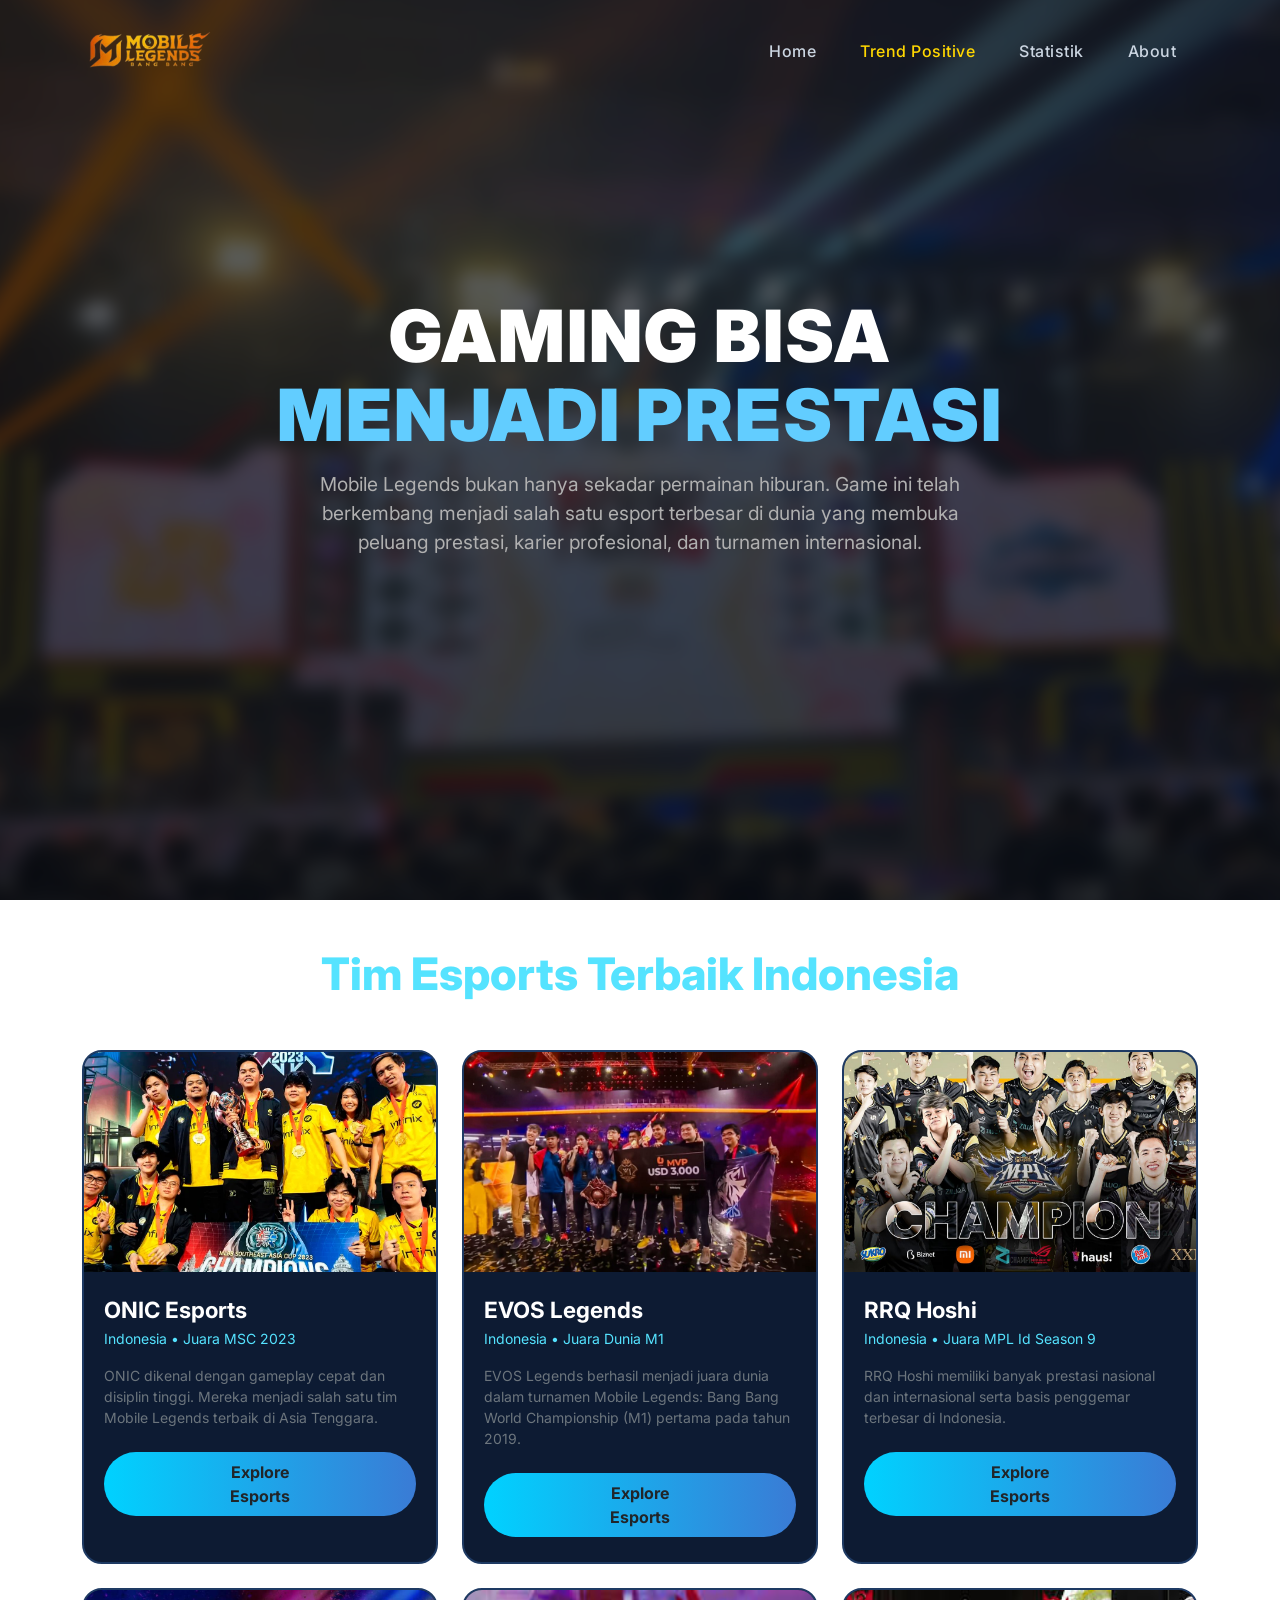
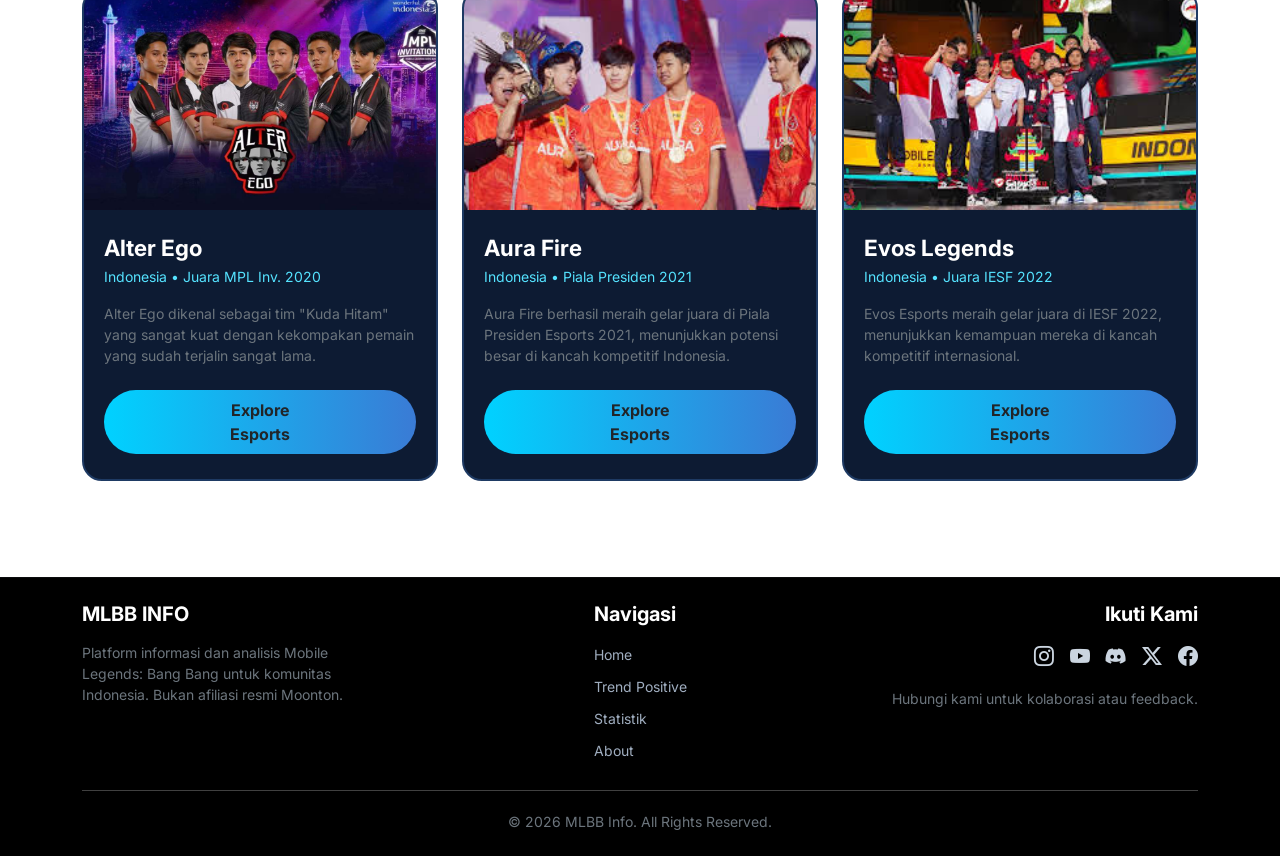
<file: trend.html>
<!DOCTYPE html>
<html lang="id">
<head>
    <meta charset="UTF-8">
    <meta name="viewport" content="width=device-width, initial-scale=1.0">
    <title>Mobile Legends Bang Bang - Trend Positive</title>
    <link href="https://cdn.jsdelivr.net/npm/bootstrap@5.3.0/dist/css/bootstrap.min.css" rel="stylesheet">
    <link href="https://fonts.googleapis.com/css2?family=Inter:wght@400;700;900&display=swap" rel="stylesheet">
    <link rel="stylesheet" href="https://cdn.jsdelivr.net/npm/bootstrap-icons@1.11.0/font/bootstrap-icons.css">
    <link rel="stylesheet" href="assets/css/global.css">
    <link rel="stylesheet" href="assets/css/trend.css">
    
</head>
<body>


    <!-- NAVIGATION TOP -->
    <nav class="navbar navbar-expand-lg navbar-dark fixed-top custom-navbar">
    <div class="container">
      <a class="navbar-brand" href="#">
        <img src="assets/image/logo.png" alt="Logo" height="40">
      </a>
      <button class="navbar-toggler" type="button" data-bs-toggle="collapse" data-bs-target="#menu">
        <span class="navbar-toggler-icon"></span>
      </button>

      <div class="collapse navbar-collapse" id="menu">
        <ul class="navbar-nav ms-auto">
          <li class="nav-item"><a class="nav-link" href="index.html">Home</a></li>
          <li class="nav-item"><a class="nav-link active" href="#">Trend Positive</a></li>
          <li class="nav-item"><a class="nav-link" href="statistik.html">Statistik</a></li>
          <li class="nav-item"><a class="nav-link" href="about.html">About</a></li>
        </ul>
      </div>
    </div>
  </nav>
  <!-- NAVIGATION TUTUP -->

  <!--SECTION DESC -->
    <header class="hero-section">
        <div class="container">
            <div class="row justify-content-center">
                <div class="col-lg-8">
                    <h1 class="hero-title mb-3">Gaming Bisa <br> <span style="color: #62CDFF;">Menjadi Prestasi</span></h1>
                    <p class="mb-5 px-lg-5" style= "font-size: 1.2rem; color: #b0b0b0;">
                        Mobile Legends bukan hanya sekadar permainan hiburan. Game ini telah berkembang menjadi salah satu esport terbesar di dunia yang membuka peluang prestasi, karier profesional, dan turnamen internasional.
                    </p>
                </div>
            </div>
        </div>
    </header>


<section class="teams-section py-5">
    <div class="container pb-5">
        <h2 class="trend-title mb-5">Tim Esports Terbaik Indonesia</h2>

        <div class="row g-4">
            <div class="col-lg-4 col-md-6">
                <div class="team-card">
                    <img src="assets/image/onic.jpg" alt="ONIC Esports" class="team-img">
                    <div class="team-content">
                        <h3 class="fw-bold mb-1">ONIC Esports</h3>
                        <p class="text-cyan small mb-3">Indonesia • Juara MSC 2023</p>
                        <p class="text-secondary small lh-base mb-0">
                            ONIC dikenal dengan gameplay cepat dan disiplin tinggi. Mereka menjadi salah satu tim Mobile Legends terbaik di Asia Tenggara.
                        </p>
                        <br>
                        <div class="mt-6 d-flex justify-content-center gap-3">
                            <button class="btn btn-explore" onclick="window.location.href='esport/onic.html'">Explore Esports</button>
                        </div>
                    </div>
                </div>
            </div>

            <div class="col-lg-4 col-md-6">
                <div class="team-card">
                    <img src="assets/image/evos1.jpg" alt="EVOS Legends" class="team-img">
                    <div class="team-content">
                        <h3 class="fw-bold mb-1">EVOS Legends</h3>
                        <p class="text-cyan small mb-3">Indonesia • Juara Dunia M1</p>
                        <p class="text-secondary small lh-base mb-0">
                           EVOS Legends berhasil menjadi juara dunia dalam turnamen Mobile Legends: Bang Bang World Championship (M1) pertama pada tahun 2019.
                        </p>
                        <br>
                        <div class="mt-6 d-flex justify-content-center gap-3">
                            <button class="btn btn-explore" onclick="window.location.href='esport/evos.html'">Explore Esports</button>
                        </div>
                    </div>
                </div>
            </div>

            <div class="col-lg-4 col-md-12">
                <div class="team-card">
                    <img src="assets/image/rrqs9.jpg" alt="RRQ Hoshi" class="team-img">
                    <div class="team-content">
                        <h3 class="fw-bold mb-1">RRQ Hoshi</h3>
                        <p class="text-cyan small mb-3">Indonesia • Juara MPL Id Season 9</p>
                        <p class="text-secondary small lh-base mb-0">
                            RRQ Hoshi memiliki banyak prestasi nasional dan internasional serta basis penggemar terbesar di Indonesia.
                        </p>
                        <br>
                        <div class="mt-6 d-flex justify-content-center gap-3">
                            <button class="btn btn-explore" onclick="window.location.href='esport/rrq.html'">Explore Esports</button>
                        </div>
                    </div>
                </div>
            </div>

      
            <div class="col-lg-4 col-md-6">
                <div class="team-card">
                    <img src="assets/image/ae.jpg" alt="Alter Ego" class="team-img">
                    <div class="team-content">
                        <h3 class="fw-bold mb-1">Alter Ego</h3>
                        <p class="text-cyan small mb-3">Indonesia • Juara MPL Inv. 2020</p>
                        <p class="text-secondary small lh-base mb-0">
                            Alter Ego dikenal sebagai tim "Kuda Hitam" yang sangat kuat dengan kekompakan pemain yang sudah terjalin sangat lama.
                        </p>
                        <br>
                        <div class="mt-6 d-flex justify-content-center gap-3">
                            <button class="btn btn-explore" onclick="window.location.href='esport/alterego.html'">Explore Esports</button>
                        </div> 
                    </div>
                </div>
            </div>

            <div class="col-lg-4 col-md-6">
                <div class="team-card">
                    <img src="assets/image/aura.jpg" alt="Aura" class="team-img">
                    <div class="team-content">
                        <h3 class="fw-bold mb-1">Aura Fire</h3>
                        <p class="text-cyan small mb-3">Indonesia • Piala Presiden 2021</p>
                        <p class="text-secondary small lh-base mb-0">
                            Aura Fire berhasil meraih gelar juara di Piala Presiden Esports 2021, menunjukkan potensi besar di kancah kompetitif Indonesia.
                        </p>
                        <br>
                        <div class="mt-6 d-flex justify-content-center gap-3">
                            <button class="btn btn-explore" onclick="window.location.href='esport/aura.html'">Explore Esports</button>
                        </div>
                    </div>
                </div>
            </div>

            <div class="col-lg-4 col-md-12">
                <div class="team-card">
                    <img src="assets/image/iesf.jpg" alt="Evos Esports" class="team-img">
                    <div class="team-content">
                        <h3 class="fw-bold mb-1">Evos Legends</h3>
                        <p class="text-cyan small mb-3">Indonesia • Juara IESF 2022</p>
                        <p class="text-secondary small lh-base mb-0">
                            Evos Esports meraih gelar juara di IESF 2022, menunjukkan kemampuan mereka di kancah kompetitif internasional.
                        </p>
                        <br>
                        <div class="mt-6 d-flex justify-content-center gap-3">
                            <button class="btn btn-explore" onclick="window.location.href='esport/evos2.html'">Explore Esports</button>
                        </div>
                    </div>
                </div>
            </div>
  
        </div>
    </div>
</section>


<!-- SECTION FOOTER -->
<footer class="main-footer bg-black text-white py-4 border-top border-secondary border-opacity-10">
    <div class="container">
        <div class="row">
            
            <div class="col-lg-4 col-md-6 mb-4 mb-lg-0">
                <h5 class="fw-bold mb-3">MLBB INFO</h5>
                <p class="text-secondary small lh-base" style="max-width: 300px;">
                    Platform informasi dan analisis Mobile Legends: Bang Bang untuk komunitas Indonesia. Bukan afiliasi resmi Moonton.
                </p>
            </div>

            <div class="col-lg-4 col-md-6 mb-4 mb-lg-0 text-lg-center">
                <div class="d-inline-block text-start">
                    <h5 class="fw-bold mb-3">Navigasi</h5>
                    <ul class="list-unstyled p-0 m-0">
                        <li class="mb-2"><a href="index.html" class="footer-link text-decoration-none small">Home</a></li>
                        <li class="mb-2"><a href="#" class="footer-link text-decoration-none small">Trend Positive</a></li>
                        <li class="mb-2"><a href="statistik.html" class="footer-link text-decoration-none small">Statistik</a></li>
                        <li class="mb-2"><a href="about.html" class="footer-link text-decoration-none small">About</a></li>
                    </ul>
                </div>
            </div>

            <div class="col-lg-4 col-md-12 text-lg-end">
                <div class="d-inline-block text-start text-lg-end">
                    <h5 class="fw-bold mb-3">Ikuti Kami</h5>
                    <div class="d-flex gap-3 justify-content-lg-end">
                        <a href="#" class="social-item"><i class="bi bi-instagram fs-5"></i></a>
                        <a href="#" class="social-item"><i class="bi bi-youtube fs-5"></i></a>
                        <a href="#" class="social-item"><i class="bi bi-discord fs-5"></i></a>
                        <a href="#" class="social-item"><i class="bi bi-twitter-x fs-5"></i></a>
                        <a href="#" class="social-item"><i class="bi bi-facebook fs-5"></i></a>
                    </div>
                    <p class="mt-3 small text-secondary">Hubungi kami untuk kolaborasi atau feedback.</p>
                </div>
            </div>

        </div>

        <hr style="border-color: rgb(255, 255, 255); margin: 20px 0 20px;">

        <div class="text-center">
            <p class="small text-secondary mb-0">© 2026 MLBB Info. All Rights Reserved.</p>
        </div>
    </div>
</footer>

    <script src="https://cdn.jsdelivr.net/npm/bootstrap@5.3.0/dist/js/bootstrap.bundle.min.js"></script>
    <script src="assets/js/main.js"></script>
   
    

</body>
</html>
</file>
<file: assets/css/global.css>
body {
    font-family: 'Inter', sans-serif;
    color: white;
    margin: 0;
    padding: 0;
    min-height: 100vh;
    background: radial-gradient(circle at top left, 
                #173b75 0%, 
                #081120 40%, 
                #020617 100%);
    background-attachment: fixed;
}

/* =========================
   NAVBAR
========================= */
.navbar{
  background: transparent;
  padding:10px 0;
  transition:0.3s ease;
}

.navbar-brand img{
  height:72px;
  transition:0.3s ease;
}

.navbar-brand img:hover{
  transform:scale(1.06);

  filter:
  drop-shadow(0 0 10px rgba(0,229,255,0.7));
}

/* =========================
   NAVIGATION LINKS
========================= */
.nav-link{
  color:#cbd5e1 !important;

  font-weight:500;
  letter-spacing:0.5px;

  margin:0 14px;

  position:relative;
  transition:0.3s ease;
}

.nav-link:hover{
  color:#00e5ff !important;

  text-shadow:
  0 0 10px rgba(0,229,255,0.8);
}

.nav-link:hover::after,
.nav-link.active::after{
  width:100%;
}

.nav-link.active{
  color:#ffd700 !important;
}

/* GLOBAL BUTTON STYLE (Opsional jika ingin konsisten) */
.btn-rounded {
    border-radius: 50px;
    padding: 12px 35px;
    font-weight: bold;
    transition: transform 0.2s;
}

.btn-rounded:hover {
    transform: translateY(-2px);
}

/* --- FOOTER DENGAN WARNA BERBEDA --- */
/* --- CSS MINIMALIS UNTUK HOVER --- */

/* Hover Link Navigasi */
.footer-link {
    color: #a0aec0; /* Warna dasar */
    transition: 0.3s ease;
}

.footer-link:hover {
    color: #62CDFF;
    padding-left: 5px; /* Sedikit animasi geser */
}

/* Hover Ikon Sosmed */
.social-item {
    color: #cbd5e0; /* Warna dasar */
    transition: 0.3s ease;
}

.social-item:hover {
    color: #62CDFF;
    transform: translateY(-3px); /* Efek melayang */
}
</file>
<file: assets/css/home.css>
/* ===================================================
   KUNCI LAYAR (Anti Geser Kanan / Anti Overflow)
   =================================================== */
body {
    width: 100%;
    overflow-x: hidden; /* Memotong elemen apa pun yang nekat tumpah ke kanan */
    margin: 0;
    padding: 0;
}
/* ===================================================
   1. HERO SECTION & BUTTONS
   =================================================== */
.hero-section {
    position: relative;
    height: 100vh;
    display: flex;
    align-items: center;
    text-align: center;
    color: white;
}

.hero-section::before {
    content: "";
    position: absolute;
    top: 0; left: 0; width: 100%; height: 100%;
    background: linear-gradient(rgba(5, 8, 16, 0.6), rgba(5, 8, 16, 0.8)), 
                url('../image/ling.jpg');
    background-size: cover;
    background-position: center;
    filter: blur(3px); 
    transform: scale(1.1);
    z-index: -1;
}

.hero-section .container {
    position: relative;
    z-index: 1;
}

.hero-title {
    font-size: clamp(2.5rem, 8vw, 4.5rem);
    font-weight: 900;
    text-transform: uppercase;
    letter-spacing: 2px;
    line-height: 1.1;
}

.btn-explore {
    background: linear-gradient(90deg, #00d2ff 0%, #3a7bd5 100%);
    border-radius: 50px;
    padding: 12px 35px;
    font-weight: bold;
    color: white;
    border: none;
}

.btn-stat {
    background: rgba(255, 255, 255, 0.2);
    color: #55E3FF;
    border: 1px solid rgba(255,255,255,0.5);
    border-radius: 50px;
    padding: 12px 35px;
}

/* ===================================================
   2. CONTENT LAYOUT (ABOUT & PATCH)
   =================================================== */
.home-about, .home-patch, .hero-update, .item-update, .new-hero-section {
    padding: 100px 0;
}

.home-about h2, .patch-title {
    font-weight: 800;
    font-size: 3.5rem;
    margin-bottom: 25px;
    color: #55E3FF;
}

.home-about p, .home-patch p {
    color: #cbd5e0;
    line-height: 1.8;
    font-size: 1.1rem;
    text-align: justify;
}

.about-card-img, .patch-card-img {
    border-radius: 20px;
    overflow: hidden;
    border: 1px solid rgba(255, 255, 255, 0.1);
}

.about-card-img img, .patch-card-img img {
    width: 100%;
    display: block;
}

/* ===================================================
   3. CARDS (HERO & ITEM UPDATE)
   =================================================== */
.section-tag {
    color: #55E3FF;
    letter-spacing: 3px;
    font-weight: 700;
    font-size: 0.9rem;
    text-transform: uppercase;
}

.update-title {
    font-size: 3rem;
    font-weight: 800;
}

.hero-card {
    background: rgba(255, 255, 255, 0.05);
    border: 1px solid rgba(255, 255, 255, 0.1);
    border-radius: 20px;
    overflow: hidden;
    height: 100%;
}

.card-img-wrapper {
    position: relative;
}

.status-badge {
    position: absolute;
    top: 15px; left: 15px;
    padding: 5px 15px;
    border-radius: 50px;
    font-size: 0.75rem;
    font-weight: 900;
    text-transform: uppercase;
}

.badge-buff { background-color: #28a745; color: white; }
.badge-nerf { background-color: #dc3545; color: white; }
.badge-adjust { background-color: #ffc107; color: black; }

.hero-card .card-body { padding: 25px; }
.hero-card h3, .item-card h3 { font-weight: 800; font-size: 1.8rem; margin-bottom: 15px; }
.hero-card p, .item-card p { font-size: 0.95rem; color: #cbd5e0; line-height: 1.6; }

.item-card {
    background: rgba(255, 255, 255, 0.03);
    border: 1px solid rgba(255, 255, 255, 0.08);
    border-radius: 25px;
    padding: 40px 30px;
    height: 100%;
    text-align: left;
}

.item-img-wrapper img { width: 100%; height: 100%; object-fit: contain; }

.item-category, .stat-pill {
    display: inline-block;
    padding: 4px 15px;
    border-radius: 50px;
    font-size: 0.75rem;
    font-weight: 600;
    margin-bottom: 10px;
    background: rgba(85, 227, 255, 0.1);
    color: #55E3FF;
}

/* ===================================================
   4. NEW HERO RELEASE SECTION
   =================================================== */
.hero-showcase-img {
    width: 90%;
    border-radius: 30px;
    overflow: hidden;
    border: 1px solid rgba(255, 255, 255, 0.1);
}

.hero-showcase-img img { width: 100%; display: block; }
.hero-info-box h2 { font-size: 4rem; font-weight: 900; margin-bottom: 5px; }
.stat-label { font-weight: 600; font-size: 1.3rem; margin-bottom: 5px; }

.progress {
    width: 100%; height: 14px;
    background-color: rgba(255, 255, 255, 0.1);
    border-radius: 10px;
    margin-bottom: 20px;
}

.progress-bar {
    background: linear-gradient(90deg, #3a7bd5, #00d2ff);
    border-radius: 10px;
}

.skill-card {
    background: rgba(255, 255, 255, 0.03);
    border: 1px solid rgba(255, 255, 255, 0.08);
    border-radius: 20px;
    padding: 25px;
    height: 100%;
    display: flex;
    gap: 20px;
}

.skill-icon {
    width: 70px; height: 70px;
    border-radius: 50%;
    flex-shrink: 0;
    overflow: hidden;
}

.skill-icon img { width: 100%; height: 100%; object-fit: cover; }
</file>
<file: assets/css/about.css>
/* ===================================================
   1. GLOBAL & ABOUT SECTION CONFIG
   =================================================== */
.about-section {
    padding: 160px 0 100px; /* Jarak aman agar tidak tertutup navbar fixed-top */
}

.about-title {
    font-size: clamp(2.5rem, 6vw, 3.8rem);
    font-weight: 900;
    line-height: 1.1;
    letter-spacing: 1px;
    color: #ffffff;
}

.small-desc {
    font-size: 1.05rem;
    color: #cbd5e1 !important;
}

.section-subtitle {
    font-size: 2rem;
    color: #ffffff;
    letter-spacing: 1px;
}

/* Dekorasi Box Gambar Kanan */
.about-gfx-box img {
    max-height: 350px;
    width: 100%;
    object-fit: cover;
    box-shadow: 0 20px 40px rgba(0, 0, 0, 0.6) !important;
}


/* ===================================================
   2. BOX VISI MISI, KONTEN FANPAGE & COUNTER
   =================================================== */
/* Kotak Angka Statistik */
.counter-card {
    background: rgba(255, 255, 255, 0.02);
    border: 1px solid rgba(255, 255, 255, 0.05);
    border-radius: 15px;
    box-shadow: 0 5px 15px rgba(0,0,0,0.2);
}

.counter-card h2 {
    font-size: 2.5rem;
    font-weight: 800;
}

/* Kotak Fitur Layanan Fanpage */
.feature-fanpage-box {
    background: #0d1b33;
    border: 1px solid rgba(255, 255, 255, 0.05);
    border-radius: 15px;
    box-shadow: 0 10px 25px rgba(0,0,0,0.3);
    transition: transform 0.3s ease, border-color 0.3s ease;
}

.feature-fanpage-box:hover {
    transform: translateY(-5px);
    border-color: #55E3FF;
}


/* Kotak Tujuan (Visi Misi) */
.vision-mission-box {
    background-color: #0d1b33;
    border: 1px solid rgba(255, 255, 255, 0.05);
    border-radius: 15px;
    box-shadow: 0 10px 25px rgba(0,0,0,0.3);
    transition: border-color 0.3s ease;
}

.vision-mission-box:hover {
    border-color: rgba(85, 227, 255, 0.3);
}

.text-success {
    color: #2ecc71 !important;
}


/* ===================================================
   3. PROFILE CARD HORIZONTAL (KREATOR)
   =================================================== */
.profile-card-horizontal {
    background-color: #0d1b33;
    border: 1px solid rgba(255, 255, 255, 0.05);
    border-radius: 20px;
    overflow: hidden; /* Memastikan sudut gambar ikut melengkung */
    box-shadow: 0 15px 35px rgba(0, 0, 0, 0.4);
    transition: transform 0.3s ease, border-color 0.3s ease;
}

.profile-card-horizontal:hover {
    transform: translateY(-5px);
    border-color: #55E3FF;
}


/* Kontainer Foto Sebelah Kiri */
.avatar-box-horizontal {
    width: 100%;
    height: 280px;
    overflow: hidden;
}

.profile-img-horizontal {
    width: 100%;
    height: 100%;
    padding: 10px;
    object-fit: cover;
    border-radius: 20px; /* Hanya sudut kiri bawah yang melengkung */
}

/* Area Teks Sebelah Kanan */
.profile-content-horizontal {
    padding: 40px;
}

.small-desc-profile {
    font-size: 0.95rem;
    color: #cbd5e1;
}



/* ===================================================
   4. RESPONSIVE SETTINGS (KHUSUS SMARTPHONE / HP)
   =================================================== */
@media (max-width: 768px) {
    .about-section {
        padding: 120px 0 60px;
        text-align: center; /* Konten otomatis ke tengah saat di HP */
    }

    .about-title {
        text-align: center;
        margin-bottom: 20px;
    }

    .small-desc {
        text-align: center;
        font-size: 0.95rem;
    }

    .avatar-box-horizontal {
        height: 200px; /* Tinggi foto disesuaikan di layar HP */
    }
    
    .profile-content-horizontal {
        padding: 30px 20px;
        text-align: center; /* Teks profil otomatis ke tengah saat di HP */
    }

    .profile-socials {
        justify-content: center; /* Tombol sosmed otomatis ke tengah saat di HP */
    }
}
</file>
<file: assets/css/stats.css>
/* ===================================================
   KUNCI LAYAR GLOBAL (Anti Geser Kanan)
   =================================================== */
body {
    width: 100%;
    overflow-x: hidden;
    margin: 0;
    padding: 0;
}

/* --- HERO SECTION --- */
.hero-section {
    position: relative;
    height: 100vh;
    display: flex;
    align-items: center;
    text-align: center;
    overflow: hidden; 
    color: white;
}

.hero-section::before {
    content: "";
    position: absolute;
    top: 0; 
    left: 0;
    width: 100%;
    height: 100%;
    background: linear-gradient(rgba(5, 8, 16, 0.6), rgba(5, 8, 16, 0.8)), 
                url('../image/msc.webp');
    background-size: cover;
    background-position: center;
    filter: blur(8px); 
    transform: scale(1.1); 
    z-index: -1; 
}

.hero-section .container {
    position: relative;
    z-index: 1;
}

.hero-title {
    font-size: clamp(2.5rem, 8vw, 4.5rem); 
    font-weight: 900;
    text-transform: uppercase;
    letter-spacing: 2px;
    line-height: 1.1;
}

/* Diperkecil karena sisanya pindah ke class Bootstrap di HTML */
.trend-title {
    color: #55E3FF;
    font-size: clamp(2rem, 5vw, 2.8rem); 
}

/* --- STATISTIK PAGE STYLES --- */
.nav-pills .nav-link {
    color: #a0aec0;
    background: rgba(255, 255, 255, 0.05);
    border: 1px solid rgba(255, 255, 255, 0.1);
    border-radius: 10px;
    padding: 10px 25px;
    transition: all 0.3s ease;
}

.nav-pills .nav-link.active {
    background-color: #55E3FF !important;
    color: #000 !important;
    box-shadow: 0 0 15px rgba(85, 227, 255, 0.4);
}

.stats-table-container {
    background-color: #0d1b33;
    border-radius: 15px;
    overflow: hidden; 
    box-shadow: 0 10px 30px rgba(0, 0, 0, 0.5);
}

.table-hover tbody tr:hover {
    background-color: rgba(85, 227, 255, 0.05) !important;
    transition: 0.2s;
}

/* --- LOGO TIM (Kunci Ukuran Kotak & Seragam) --- */
.team-logo-img {
    width: 45px !important;         /* Pas layar laptop, ukuran logo dikunci 45px */
    height: 45px !important;        /* Tingginya juga dikunci 45px biar jadi kotak sempurna */
    object-fit: contain !important; /* Biar gambar aslinya gak melar/gepeng di dalem kotak */
    display: inline-block;
    vertical-align: middle;
    filter: drop-shadow(0 2px 4px rgba(0, 0, 0, 0.3)); 
}

/* --- FORMAT ELEMEN TABEL --- */
.table td, .table th {
    padding-top: 18px !important;
    padding-bottom: 18px !important;
}

.table thead th {
    font-size: 14px;
    font-weight: 700;
    letter-spacing: 0.5px;
    white-space: nowrap;
}

.table tbody td {
    font-size: 15px;
}

/* Pembagian Lebar Kolom Tabel */
.table th:nth-child(1), .table td:nth-child(1) { width: 22%; }
.table th:nth-child(2), .table td:nth-child(2) { width: 18%; }
.table th:nth-child(3), .table td:nth-child(3) { width: 15%; }
.table th:nth-child(4), .table td:nth-child(4) { width: 20%; }
.table th:nth-child(5), .table td:nth-child(5) { width: 25%; }

/* Custom Scrollbar */
.table-responsive::-webkit-scrollbar {
    height: 6px;
}
.table-responsive::-webkit-scrollbar-thumb {
    background: #1e3a63;
    border-radius: 10px;
}

/* ===================================================
   --- RESPONSIVE LAYOUT (Kondisi Pas Layar Dibelah / HP) --- 
   =================================================== */
@media (max-width: 768px) {
    .team-logo-img {
        width: 35px !important;   /* Pas layar dibelah/kecil, otomatis menciut ke 35px biar muat */
        height: 35px !important;  
    }
    
    .table tbody td { 
        font-size: 13px; 
    }
    
    .nav-pills .nav-link { 
        padding: 8px 14px; 
        font-size: 12px; 
    }
    
    .hero-section { 
        height: auto; 
        padding: 120px 0 80px; 
    }
    
    .hero-title { 
        font-size: 2.5rem; 
    }
}
</file>
<file: assets/css/trend.css>
/* HERO SECTION */
.hero-section {
    position: relative; /* Wajib ada agar pseudo-element bisa menempel */
    height: 100vh;
    display: flex;
    align-items: center;
    text-align: center;
    overflow: hidden; /* Agar blur tidak 'tumpah' ke luar layar */
    color: white;
}

/* Membuat lapisan background yang terpisah agar bisa di-blur */
.hero-section::before {
    content: "";
    position: absolute;
    top: 0; 
    left: 0;
    width: 100%;
    height: 100%;
    /* Gambar background dan gradient gelap */
    background: linear-gradient(rgba(5, 8, 16, 0.6), rgba(5, 8, 16, 0.8)), 
                url('../image/mpl.jpg');
    background-size: cover;
    background-position: center;
    
    /* EFEK BLUR DI SINI */
    filter: blur(8px); 
    transform: scale(1.1); /* Scale sedikit agar pinggiran putih akibat blur tidak terlihat */
    z-index: -1; /* Meletakkan background di belakang teks */
}

/* Pastikan container tetap di atas background */
.hero-section .container {
    position: relative;
    z-index: 1;
}

.patch-tag {
    background: rgba(0, 210, 255, 0.1);
    border: 1px solid var(--primary-blue);
    color: var(--primary-blue);
    padding: 5px 20px;
    border-radius: 50px;
    font-size: 0.8rem;
    letter-spacing: 2px;
    display: inline-block;
}

.hero-title {
    font-size: clamp(2.5rem, 8vw, 4.5rem); /* Ukuran font adaptif */
    font-weight: 900;
    text-transform: uppercase;
    letter-spacing: 2px;
    color: var(--primary-blue);
    line-height: 1.1;
}

.hero-subtitle {
    color: #62CDFF;
}


/* --- TREND PAGE STYLES (NO ICON VERSION) --- */

.trend-title {
    text-align: center;
    font-weight: 800;
    color: #55E3FF;
    font-size: clamp(2rem, 5vw, 2.8rem); /* Font adaptif */
    text-transform: none;
}

/* --- SECTION TIM ESPORTS --- */

.text-cyan {
    color: #55E3FF; /* Warna biru muda sesuai judul */
}

.team-card {
    background-color: #0d1b33; /* Warna solid navy sesuai section sebelumnya */
    border: 2px solid #1e3a63;
    border-radius: 20px;
    overflow: hidden; /* Agar gambar tidak keluar dari border radius */
    height: 100%;
}

.team-img {
    width: 100%;
    height: 220px;
    object-fit: cover; /* Gambar akan terpotong rapi memenuhi area */
}

.team-content {
    padding: 25px 20px;
}

.team-card h3 {
    color: #ffffff;
    font-size: 1.4rem;
}

/* Responsif untuk gambar di HP */
@media (max-width: 768px) {
    .team-img {
        height: 180px;
    }
}


/* BUTTONS SPECIFIC TO HOME */
.btn-explore {
    background: linear-gradient(90deg, #00d2ff 0%, #3a7bd5 100%);
    border: none;
    border-radius: 50px;
    padding: 8px 100px;
    font-weight: bold;
    transition: 0.5s ease;
}

.btn-explore:hover{
  transform:translateY(-4px);

  box-shadow:
  0 0 10px rgba(0,229,255,0.5);
}
</file>
